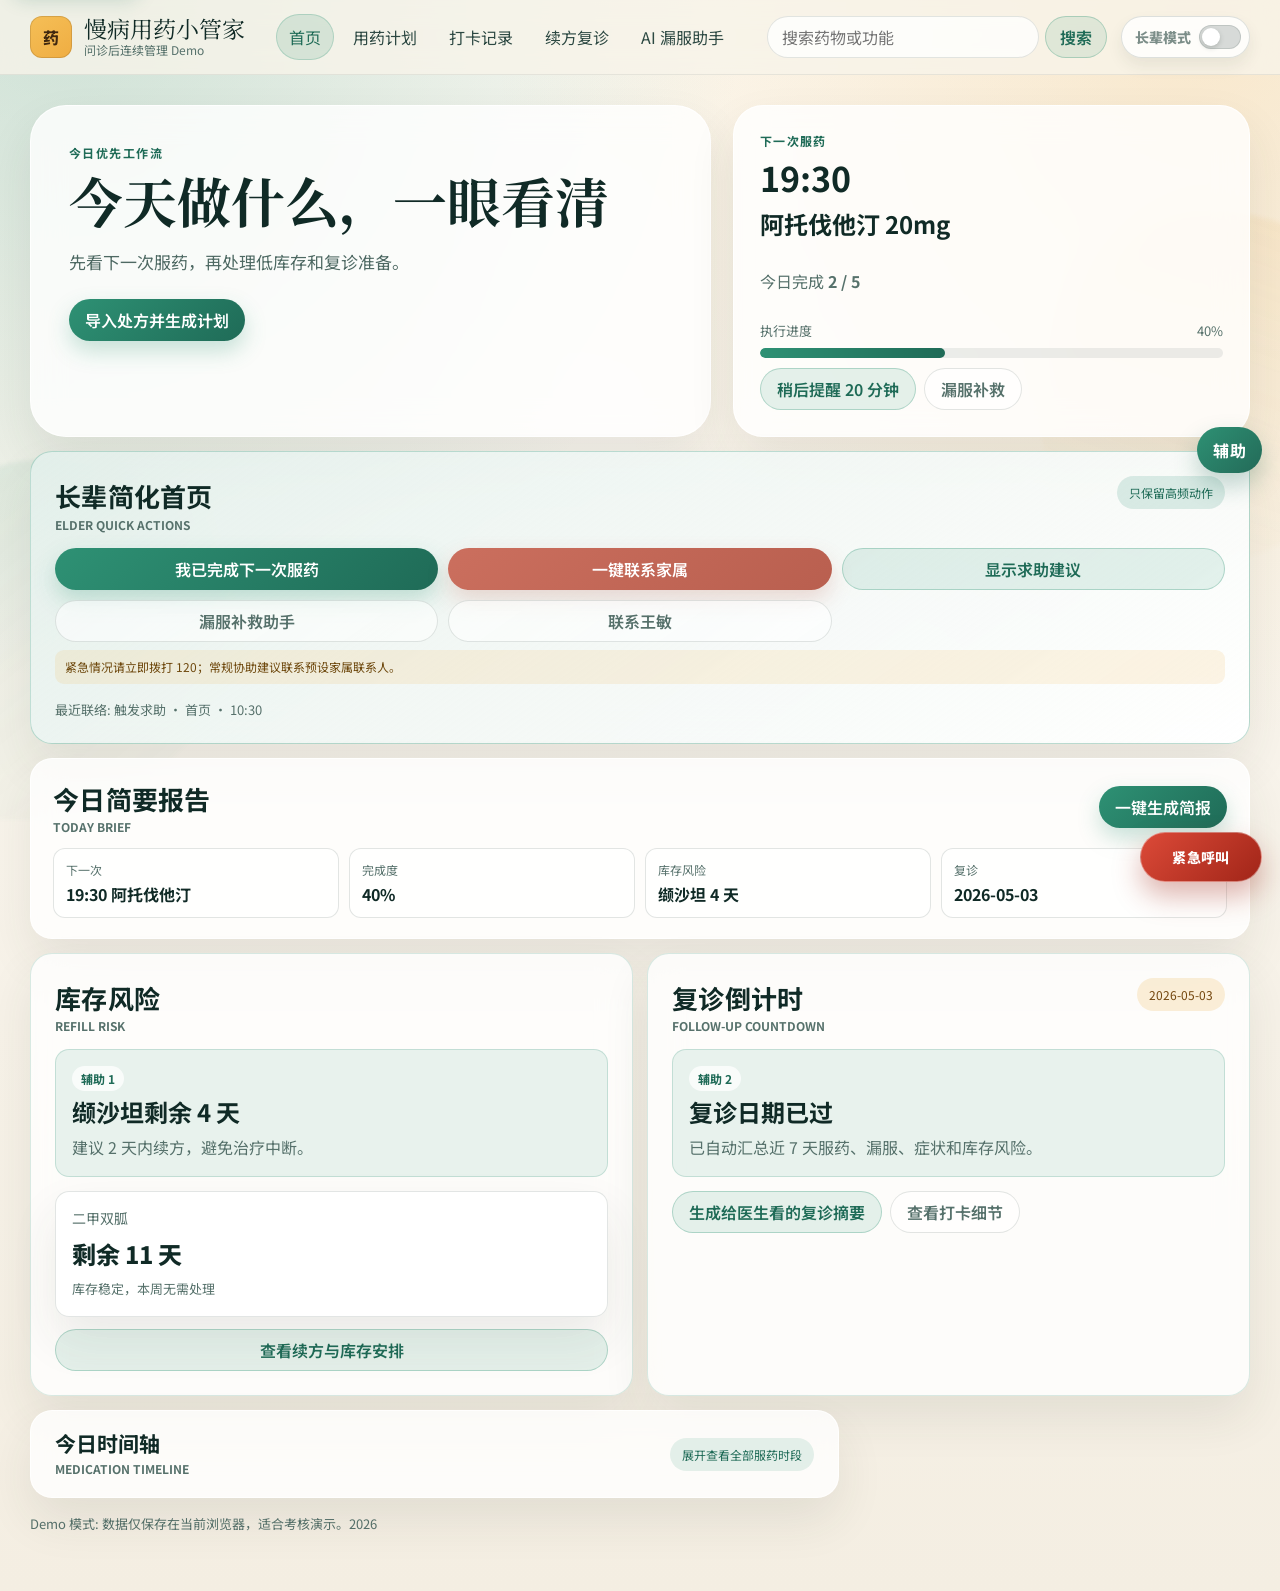
<file: index.html>
<!DOCTYPE html>
<html lang="zh-CN">
  <head>
    <meta charset="UTF-8" />
    <meta name="viewport" content="width=device-width, initial-scale=1.0" />
    <title>慢病用药小管家 | 首页</title>
    <link rel="preconnect" href="https://fonts.googleapis.com" />
    <link rel="preconnect" href="https://fonts.gstatic.com" crossorigin />
    <link
      href="https://fonts.googleapis.com/css2?family=Noto+Sans+SC:wght@400;500;700;800&family=Noto+Serif+SC:wght@500;700;900&display=swap"
      rel="stylesheet"
    />
    <link rel="stylesheet" href="./styles.css" />
  </head>
  <body data-page="dashboard">
    <div class="ambient-shape"></div>

    <header class="top-nav">
      <div class="top-nav-inner">
        <a class="brand" href="./index.html">
          <span class="brand-badge">药</span>
          <span class="brand-text">
            <span class="brand-title">慢病用药小管家</span>
            <span class="brand-sub">问诊后连续管理 Demo</span>
          </span>
        </a>
        <nav class="nav-links">
          <a class="nav-link active" href="./index.html">首页</a>
          <a class="nav-link" href="./plan.html">用药计划</a>
          <a class="nav-link" href="./adherence.html">打卡记录</a>
          <a class="nav-link" href="./refill.html">续方复诊</a>
          <a class="nav-link" href="./ai-assist.html">AI 漏服助手</a>
        </nav>
        <form id="home-search-form" class="home-search nav-search" role="search" aria-label="药物与功能搜索">
          <div class="home-search-row">
            <input
              id="home-search-input"
              type="search"
              placeholder="搜索药物或功能"
              autocomplete="off"
            />
            <button class="btn-light" type="submit">搜索</button>
          </div>
          <p class="search-label">搜索建议</p>
          <div id="home-search-suggest" class="home-search-suggest"></div>
          <p id="home-search-results" class="home-search-results" hidden></p>
        </form>
      </div>
    </header>

    <main class="page-wrap">
      <section class="hero-banner">
        <div class="hero-main">
          <p class="hero-kicker">今日优先工作流</p>
          <h1 class="hero-title">今天做什么，一眼看清</h1>
          <p class="hero-summary">先看下一次服药，再处理低库存和复诊准备。</p>
          <div class="panel-tools" style="margin-top: 22px">
            <button class="btn" data-action="mock-upload">导入处方并生成计划</button>
            <button class="btn-ghost" data-action="mock-summary">生成给医生看的摘要</button>
          </div>
        </div>

        <aside class="hero-side">
          <p class="section-kicker">下一次服药</p>
          <h2>19:30</h2>
          <strong>阿托伐他汀 20mg</strong>
          <p class="muted">今日完成 <b data-bind="dose-summary">0 / 0</b></p>
          <div class="progress-wrap">
            <div class="progress-label">
              <span>执行进度</span>
              <span data-bind="dose-ratio">0%</span>
            </div>
            <div class="progress"><span data-bind="dose-progress" style="width: 0%"></span></div>
          </div>
          <div class="panel-tools">
            <button class="btn-light" data-action="mock-remind">稍后提醒 20 分钟</button>
            <a class="btn-ghost" href="./ai-assist.html" style="text-decoration: none; display: inline-flex; align-items: center">漏服补救</a>
          </div>
        </aside>
      </section>

      <section class="layout-grid fade-seq">
        <article class="panel span-12 quick-report-panel">
          <header class="panel-head">
            <div>
              <h3 class="panel-title">今日简要报告</h3>
              <p class="title-sub">Today Brief</p>
            </div>
            <button class="btn" type="button" data-action="open-brief-report">一键生成简报</button>
          </header>
          <div class="quick-report-grid">
            <div>
              <span>下一次</span>
              <strong>19:30 阿托伐他汀</strong>
            </div>
            <div>
              <span>完成度</span>
              <strong data-bind="dose-ratio">0%</strong>
            </div>
            <div>
              <span>库存风险</span>
              <strong>缬沙坦 4 天</strong>
            </div>
            <div>
              <span>复诊</span>
              <strong>2026-05-03</strong>
            </div>
          </div>
        </article>

        <article class="panel span-6 dashboard-inventory-panel home-assist-panel">
          <header class="panel-head">
            <div>
              <h3 class="panel-title">库存风险</h3>
              <p class="title-sub">Refill Risk</p>
            </div>
          </header>
          <div class="assist-highlight">
            <span class="assist-label">辅助 1</span>
            <strong>缬沙坦剩余 4 天</strong>
            <p>建议 2 天内续方，避免治疗中断。</p>
          </div>
          <div class="stack">
            <div class="info-card">
              <p class="info-title">二甲双胍</p>
              <p class="info-value">剩余 11 天</p>
              <p class="info-meta">库存稳定，本周无需处理</p>
            </div>
            <a class="btn-light" href="./refill.html" style="text-decoration: none; display: inline-flex; justify-content: center; align-items: center">查看续方与库存安排</a>
          </div>
        </article>

        <article class="panel span-6 dashboard-followup-panel home-assist-panel">
          <header class="panel-head">
            <div>
              <h3 class="panel-title">复诊倒计时</h3>
              <p class="title-sub">Follow-up Countdown</p>
            </div>
            <span class="badge warn">2026-05-03</span>
          </header>
          <div class="assist-highlight">
            <span class="assist-label">辅助 2</span>
            <strong data-bind="followup-countdown">距复诊还有 8 天</strong>
            <p>已自动汇总近 7 天服药、漏服、症状和库存风险。</p>
          </div>
          <div class="panel-tools" style="margin-top: 14px">
            <button class="btn-light" data-action="mock-summary">生成给医生看的复诊摘要</button>
            <a class="btn-ghost" href="./adherence.html" style="text-decoration: none; display: inline-flex; align-items: center">查看打卡细节</a>
          </div>
          <div data-bind="visit-summary" hidden style="margin-top: 14px"></div>
        </article>

        <details class="panel span-8 dashboard-core-panel collapse-panel">
          <summary>
            <span>
              <strong>今日时间轴</strong>
              <small>Medication Timeline</small>
            </span>
            <span class="pill">展开查看全部服药时段</span>
          </summary>

          <div class="timeline">
            <div class="dose-item" data-dose-id="d0730">
              <div class="dose-time">07:30</div>
              <div>
                <p class="dose-name">二甲双胍 500mg</p>
                <p class="dose-meta">早餐后 · 控制血糖</p>
              </div>
              <button class="btn" data-action="toggle-dose">记录本次服药</button>
            </div>

            <div class="dose-item" data-dose-id="d1230">
              <div class="dose-time">12:30</div>
              <div>
                <p class="dose-name">缬沙坦 80mg</p>
                <p class="dose-meta">午餐后 · 稳定血压</p>
              </div>
              <button class="btn" data-action="toggle-dose">记录本次服药</button>
            </div>

            <div class="dose-item next" data-dose-id="d1930">
              <div class="dose-time">19:30</div>
              <div>
                <p class="dose-name">阿托伐他汀 20mg</p>
                <p class="dose-meta">晚餐后 · 降脂方案</p>
              </div>
              <button class="btn" data-action="toggle-dose">记录本次服药</button>
            </div>

            <div class="dose-item next" data-dose-id="d1930_metformin">
              <div class="dose-time">19:30</div>
              <div>
                <p class="dose-name">二甲双胍 500mg</p>
                <p class="dose-meta">晚餐后 · 与晚餐绑定提醒</p>
              </div>
              <button class="btn" data-action="toggle-dose">记录本次服药</button>
            </div>

            <div class="dose-item" data-dose-id="d2200">
              <div class="dose-time">22:00</div>
              <div>
                <p class="dose-name">氨氯地平 5mg</p>
                <p class="dose-meta">睡前 · 长效降压</p>
              </div>
              <button class="btn" data-action="toggle-dose">记录本次服药</button>
            </div>
          </div>
        </details>

        <details class="panel span-4 dashboard-optional-panel dashboard-analytics-panel collapse-panel">
          <summary>
            <span>
              <strong>今日总览</strong>
              <small>Daily Snapshot</small>
            </span>
            <span class="pill">展开</span>
          </summary>
          <div class="metric-row" style="grid-template-columns: repeat(2, minmax(0, 1fr))">
            <div class="metric-card">
              <p class="metric-label">服药完成</p>
              <p class="metric-value" data-bind="dose-summary">0 / 0</p>
              <p class="metric-sub">按时执行率</p>
            </div>
            <div class="metric-card">
              <p class="metric-label">依从率</p>
              <p class="metric-value" data-bind="dose-ratio">0%</p>
              <p class="metric-sub">近 7 天稳定</p>
            </div>
          </div>
          <p class="footer-note">高频操作尽量保持一键完成，减少患者操作负担。</p>
          <div data-bind="weekly-insight"></div>
        </details>
      </section>

      <p class="footer-note">
        Demo 模式: 数据仅保存在当前浏览器，适合考核演示。<span data-bind="year"></span>
      </p>
    </main>

    <section id="brief-report-modal" class="brief-modal" aria-hidden="true">
      <div class="brief-modal-card" role="dialog" aria-modal="true" aria-labelledby="brief-report-title">
        <div class="summary-head">
          <div>
            <h3 id="brief-report-title">核心信息简报</h3>
            <p class="title-sub">Today Brief</p>
          </div>
          <button class="assist-close" type="button" data-action="close-brief-report" aria-label="关闭简报">关闭</button>
        </div>
        <div id="brief-report-content"></div>
      </div>
    </section>

    <div id="toast-container" style="position: fixed; right: 18px; bottom: 18px; z-index: 100"></div>
    <script src="./script.js"></script>
  </body>
</html>
</file>
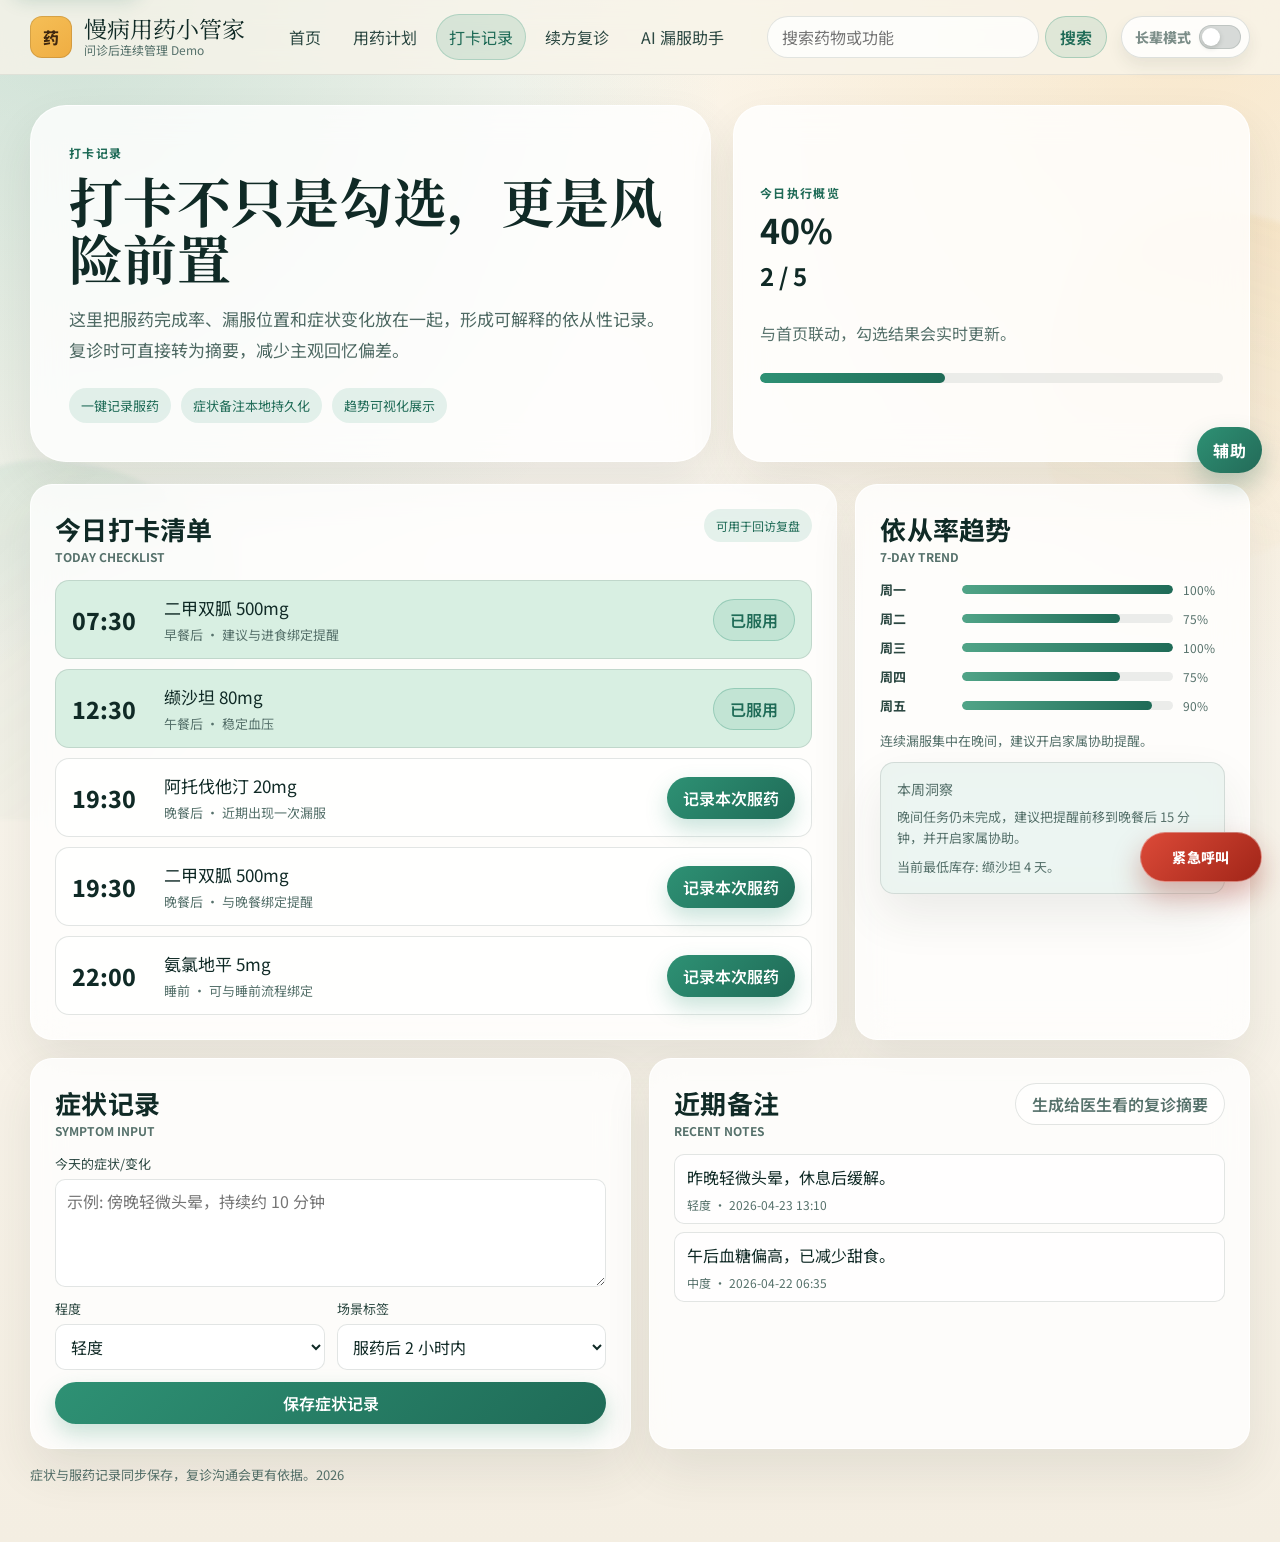
<file: adherence.html>
<!DOCTYPE html>
<html lang="zh-CN">
  <head>
    <meta charset="UTF-8" />
    <meta name="viewport" content="width=device-width, initial-scale=1.0" />
    <title>慢病用药小管家 | 打卡记录</title>
    <link rel="preconnect" href="https://fonts.googleapis.com" />
    <link rel="preconnect" href="https://fonts.gstatic.com" crossorigin />
    <link
      href="https://fonts.googleapis.com/css2?family=Noto+Sans+SC:wght@400;500;700;800&family=Noto+Serif+SC:wght@500;700;900&display=swap"
      rel="stylesheet"
    />
    <link rel="stylesheet" href="./styles.css" />
  </head>
  <body data-page="adherence">
    <div class="ambient-shape"></div>

    <header class="top-nav">
      <div class="top-nav-inner">
        <a class="brand" href="./index.html">
          <span class="brand-badge">药</span>
          <span class="brand-text">
            <span class="brand-title">慢病用药小管家</span>
            <span class="brand-sub">问诊后连续管理 Demo</span>
          </span>
        </a>
        <nav class="nav-links">
          <a class="nav-link" href="./index.html">首页</a>
          <a class="nav-link" href="./plan.html">用药计划</a>
          <a class="nav-link active" href="./adherence.html">打卡记录</a>
          <a class="nav-link" href="./refill.html">续方复诊</a>
          <a class="nav-link" href="./ai-assist.html">AI 漏服助手</a>
        </nav>
        <form id="home-search-form" class="home-search nav-search" role="search" aria-label="药物与功能搜索">
          <div class="home-search-row">
            <input id="home-search-input" type="search" placeholder="搜索药物或功能" autocomplete="off" />
            <button class="btn-light" type="submit">搜索</button>
          </div>
          <p class="search-label">搜索建议</p>
          <div id="home-search-suggest" class="home-search-suggest"></div>
          <p id="home-search-results" class="home-search-results" hidden></p>
        </form>
      </div>
    </header>

    <main class="page-wrap">
      <section class="hero-banner">
        <div class="hero-main">
          <p class="hero-kicker">打卡记录</p>
          <h1 class="hero-title">打卡不只是勾选，更是风险前置</h1>
          <p class="hero-summary">
            这里把服药完成率、漏服位置和症状变化放在一起，形成可解释的依从性记录。复诊时可直接转为摘要，减少主观回忆偏差。
          </p>
          <div class="hero-chips">
            <span class="chip">一键记录服药</span>
            <span class="chip">症状备注本地持久化</span>
            <span class="chip">趋势可视化展示</span>
          </div>
        </div>
        <aside class="hero-side">
          <p class="section-kicker">今日执行概览</p>
          <h2 data-bind="dose-ratio">0%</h2>
          <strong data-bind="dose-summary">0 / 0</strong>
          <p class="muted">与首页联动，勾选结果会实时更新。</p>
          <div class="progress"><span data-bind="dose-progress" style="width: 0%"></span></div>
        </aside>
      </section>

      <section class="layout-grid fade-seq">
        <article class="panel span-8">
          <header class="panel-head">
            <div>
              <h3 class="panel-title">今日打卡清单</h3>
              <p class="title-sub">Today Checklist</p>
            </div>
            <span class="pill">可用于回访复盘</span>
          </header>

          <div class="timeline">
            <div class="dose-item" data-dose-id="adh_0730">
              <div class="dose-time">07:30</div>
              <div>
                <p class="dose-name">二甲双胍 500mg</p>
                <p class="dose-meta">早餐后 · 建议与进食绑定提醒</p>
              </div>
              <button class="btn" data-action="toggle-dose">记录本次服药</button>
            </div>

            <div class="dose-item" data-dose-id="adh_1230">
              <div class="dose-time">12:30</div>
              <div>
                <p class="dose-name">缬沙坦 80mg</p>
                <p class="dose-meta">午餐后 · 稳定血压</p>
              </div>
              <button class="btn" data-action="toggle-dose">记录本次服药</button>
            </div>

            <div class="dose-item" data-dose-id="adh_1930">
              <div class="dose-time">19:30</div>
              <div>
                <p class="dose-name">阿托伐他汀 20mg</p>
                <p class="dose-meta">晚餐后 · 近期出现一次漏服</p>
              </div>
              <button class="btn" data-action="toggle-dose">记录本次服药</button>
            </div>

            <div class="dose-item" data-dose-id="adh_1930_metformin">
              <div class="dose-time">19:30</div>
              <div>
                <p class="dose-name">二甲双胍 500mg</p>
                <p class="dose-meta">晚餐后 · 与晚餐绑定提醒</p>
              </div>
              <button class="btn" data-action="toggle-dose">记录本次服药</button>
            </div>

            <div class="dose-item" data-dose-id="adh_2200">
              <div class="dose-time">22:00</div>
              <div>
                <p class="dose-name">氨氯地平 5mg</p>
                <p class="dose-meta">睡前 · 可与睡前流程绑定</p>
              </div>
              <button class="btn" data-action="toggle-dose">记录本次服药</button>
            </div>
          </div>
        </article>

        <article class="panel span-4">
          <header class="panel-head">
            <div>
              <h3 class="panel-title">依从率趋势</h3>
              <p class="title-sub">7-Day Trend</p>
            </div>
          </header>

          <div class="data-bars">
            <div class="data-bar">
              <b>周一</b>
              <div><i style="width: 100%"></i></div>
              <span>100%</span>
            </div>
            <div class="data-bar">
              <b>周二</b>
              <div><i style="width: 75%"></i></div>
              <span>75%</span>
            </div>
            <div class="data-bar">
              <b>周三</b>
              <div><i style="width: 100%"></i></div>
              <span>100%</span>
            </div>
            <div class="data-bar">
              <b>周四</b>
              <div><i style="width: 75%"></i></div>
              <span>75%</span>
            </div>
            <div class="data-bar">
              <b>周五</b>
              <div><i style="width: 90%"></i></div>
              <span>90%</span>
            </div>
          </div>

          <p class="footer-note">连续漏服集中在晚间，建议开启家属协助提醒。</p>
          <div data-bind="weekly-insight"></div>
        </article>

        <article class="panel span-6">
          <header class="panel-head">
            <div>
              <h3 class="panel-title">症状记录</h3>
              <p class="title-sub">Symptom Input</p>
            </div>
          </header>

          <form id="symptom-form" class="form-grid">
            <div class="field full">
              <label for="symptom-content">今天的症状/变化</label>
              <textarea id="symptom-content" placeholder="示例: 傍晚轻微头晕，持续约 10 分钟"></textarea>
            </div>
            <div class="field">
              <label for="symptom-severity">程度</label>
              <select id="symptom-severity">
                <option value="轻度">轻度</option>
                <option value="中度">中度</option>
                <option value="重度">重度</option>
              </select>
            </div>
            <div class="field">
              <label for="symptom-tag">场景标签</label>
              <select id="symptom-tag">
                <option>服药后 2 小时内</option>
                <option>运动后</option>
                <option>餐前</option>
                <option>夜间</option>
              </select>
            </div>
            <div class="field full">
              <button class="btn" type="submit">保存症状记录</button>
            </div>
          </form>
        </article>

        <article class="panel span-6">
          <header class="panel-head">
            <div>
              <h3 class="panel-title">近期备注</h3>
              <p class="title-sub">Recent Notes</p>
            </div>
            <button class="btn-ghost" data-action="mock-summary">生成给医生看的复诊摘要</button>
          </header>

          <div id="symptom-note-list" class="note-list"></div>
          <div data-bind="visit-summary" hidden style="margin-top: 14px"></div>
        </article>
      </section>

      <p class="footer-note">症状与服药记录同步保存，复诊沟通会更有依据。<span data-bind="year"></span></p>
    </main>

    <div id="toast-container" style="position: fixed; right: 18px; bottom: 18px; z-index: 100"></div>
    <script src="./script.js"></script>
  </body>
</html>
</file>
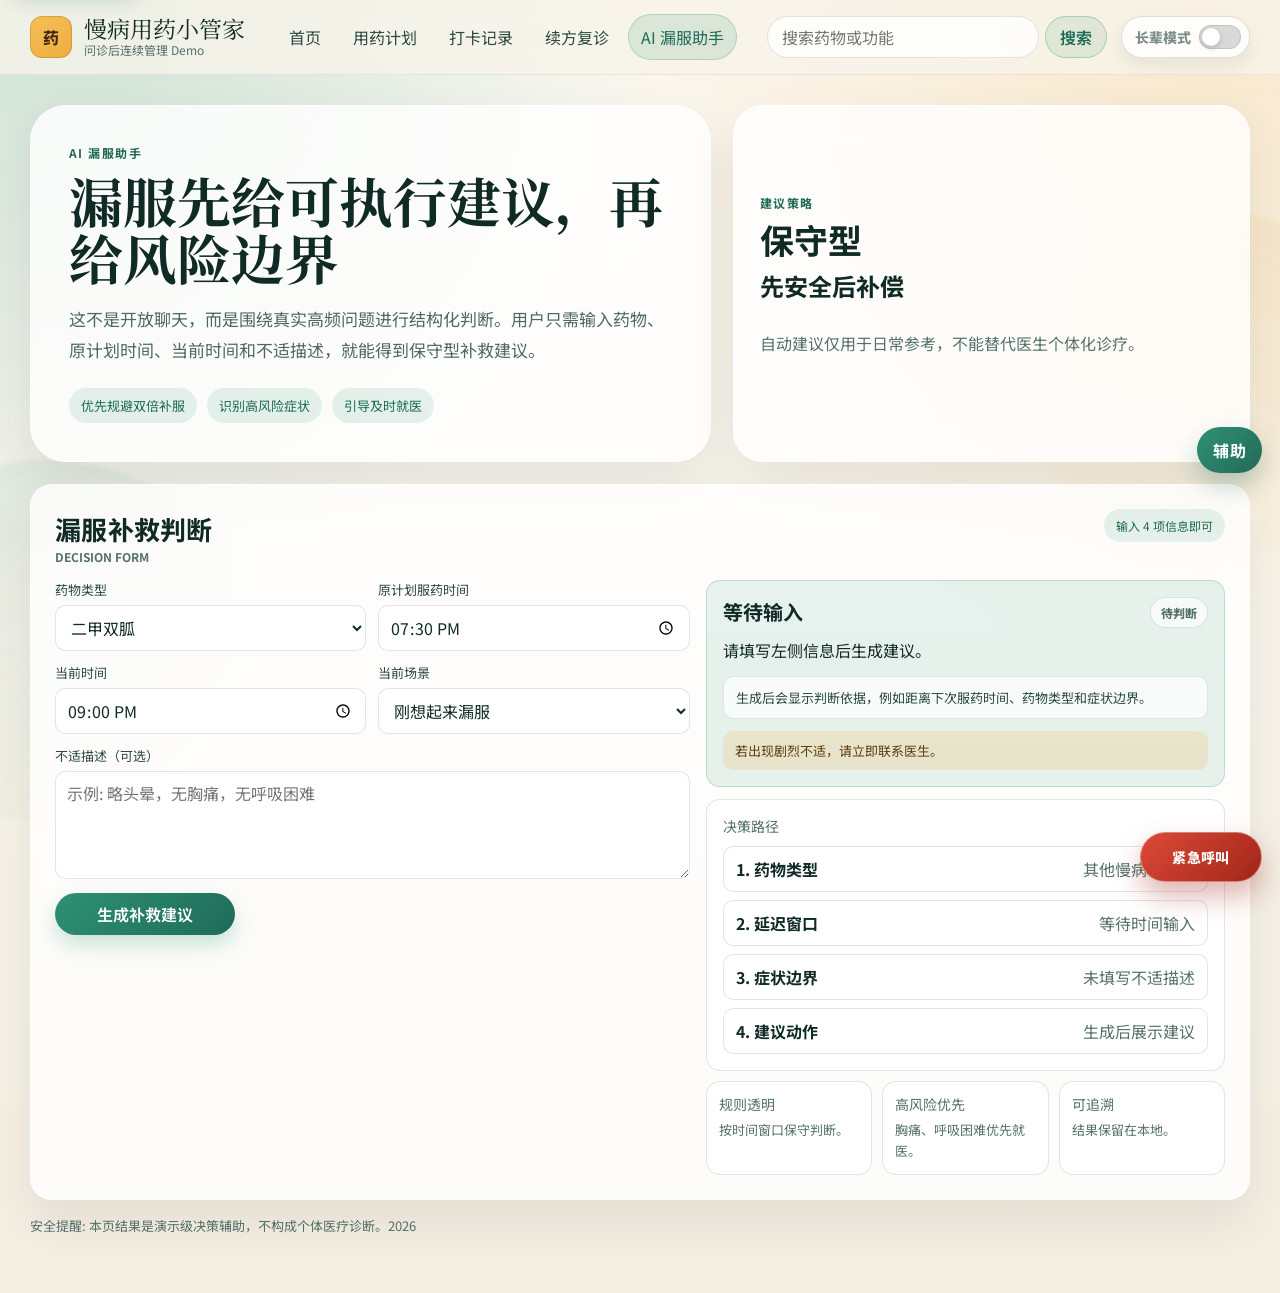
<file: ai-assist.html>
<!DOCTYPE html>
<html lang="zh-CN">
  <head>
    <meta charset="UTF-8" />
    <meta name="viewport" content="width=device-width, initial-scale=1.0" />
    <title>慢病用药小管家 | AI 漏服助手</title>
    <link rel="preconnect" href="https://fonts.googleapis.com" />
    <link rel="preconnect" href="https://fonts.gstatic.com" crossorigin />
    <link
      href="https://fonts.googleapis.com/css2?family=Noto+Sans+SC:wght@400;500;700;800&family=Noto+Serif+SC:wght@500;700;900&display=swap"
      rel="stylesheet"
    />
    <link rel="stylesheet" href="./styles.css" />
  </head>
  <body data-page="ai-assist">
    <div class="ambient-shape"></div>

    <header class="top-nav">
      <div class="top-nav-inner">
        <a class="brand" href="./index.html">
          <span class="brand-badge">药</span>
          <span class="brand-text">
            <span class="brand-title">慢病用药小管家</span>
            <span class="brand-sub">问诊后连续管理 Demo</span>
          </span>
        </a>
        <nav class="nav-links">
          <a class="nav-link" href="./index.html">首页</a>
          <a class="nav-link" href="./plan.html">用药计划</a>
          <a class="nav-link" href="./adherence.html">打卡记录</a>
          <a class="nav-link" href="./refill.html">续方复诊</a>
          <a class="nav-link active" href="./ai-assist.html">AI 漏服助手</a>
        </nav>
        <form id="home-search-form" class="home-search nav-search" role="search" aria-label="药物与功能搜索">
          <div class="home-search-row">
            <input id="home-search-input" type="search" placeholder="搜索药物或功能" autocomplete="off" />
            <button class="btn-light" type="submit">搜索</button>
          </div>
          <p class="search-label">搜索建议</p>
          <div id="home-search-suggest" class="home-search-suggest"></div>
          <p id="home-search-results" class="home-search-results" hidden></p>
        </form>
      </div>
    </header>

    <main class="page-wrap">
      <section class="hero-banner">
        <div class="hero-main">
          <p class="hero-kicker">AI 漏服助手</p>
          <h1 class="hero-title">漏服先给可执行建议，再给风险边界</h1>
          <p class="hero-summary">
            这不是开放聊天，而是围绕真实高频问题进行结构化判断。用户只需输入药物、原计划时间、当前时间和不适描述，就能得到保守型补救建议。
          </p>
          <div class="hero-chips">
            <span class="chip">优先规避双倍补服</span>
            <span class="chip">识别高风险症状</span>
            <span class="chip">引导及时就医</span>
          </div>
        </div>
        <aside class="hero-side">
          <p class="section-kicker">建议策略</p>
          <h2>保守型</h2>
          <strong>先安全后补偿</strong>
          <p class="muted">自动建议仅用于日常参考，不能替代医生个体化诊疗。</p>
        </aside>
      </section>

      <section class="layout-grid fade-seq">
        <article class="panel span-12">
          <header class="panel-head">
            <div>
              <h3 class="panel-title">漏服补救判断</h3>
              <p class="title-sub">Decision Form</p>
            </div>
            <span class="pill">输入 4 项信息即可</span>
          </header>

          <div class="ai-layout">
            <form id="ai-form" class="form-grid">
              <div class="field">
                <label for="ai-med">药物类型</label>
                <select id="ai-med">
                  <option value="metformin">二甲双胍</option>
                  <option value="amlodipine">氨氯地平</option>
                  <option value="atorvastatin">阿托伐他汀</option>
                  <option value="generic">其他慢病常用药</option>
                </select>
              </div>

              <div class="field">
                <label for="ai-planned">原计划服药时间</label>
                <input id="ai-planned" type="time" value="19:30" />
              </div>

              <div class="field">
                <label for="ai-current">当前时间</label>
                <input id="ai-current" type="time" value="21:00" />
              </div>

              <div class="field">
                <label for="ai-context">当前场景</label>
                <select id="ai-context">
                  <option>刚想起来漏服</option>
                  <option>已接近下次服药</option>
                  <option>出现轻微不适</option>
                </select>
              </div>

              <div class="field full">
                <label for="ai-symptom">不适描述（可选）</label>
                <textarea id="ai-symptom" placeholder="示例: 略头晕，无胸痛，无呼吸困难"></textarea>
              </div>

              <div class="field full ai-submit-row">
                <button type="submit" class="btn ai-submit-btn">生成补救建议</button>
              </div>
            </form>

            <div>
              <div class="result-card" id="ai-result">
                <div class="result-head">
                  <h4 id="ai-result-title">等待输入</h4>
                  <span id="ai-risk-badge" class="risk-badge neutral">待判断</span>
                </div>
                <p id="ai-result-message">请填写左侧信息后生成建议。</p>
                <div class="result-reason" id="ai-result-reason">生成后会显示判断依据，例如距离下次服药时间、药物类型和症状边界。</div>
                <div class="callout" id="ai-result-callout">若出现剧烈不适，请立即联系医生。</div>
              </div>

              <div class="ai-support-grid">
                <div class="tool-card">
                  <p class="info-title">决策路径</p>
                  <div id="ai-decision-path" class="decision-path"></div>
                </div>
                <div class="ai-note-grid">
                  <div class="tool-card">
                    <p class="info-title">规则透明</p>
                    <p class="info-meta">按时间窗口保守判断。</p>
                  </div>
                  <div class="tool-card">
                    <p class="info-title">高风险优先</p>
                    <p class="info-meta">胸痛、呼吸困难优先就医。</p>
                  </div>
                  <div class="tool-card">
                    <p class="info-title">可追溯</p>
                    <p class="info-meta">结果保留在本地。</p>
                  </div>
                </div>
              </div>
            </div>
          </div>
        </article>
      </section>

      <p class="footer-note">
        安全提醒: 本页结果是演示级决策辅助，不构成个体医疗诊断。<span data-bind="year"></span>
      </p>
    </main>

    <div id="toast-container" style="position: fixed; right: 18px; bottom: 18px; z-index: 100"></div>
    <script src="./script.js"></script>
  </body>
</html>
</file>
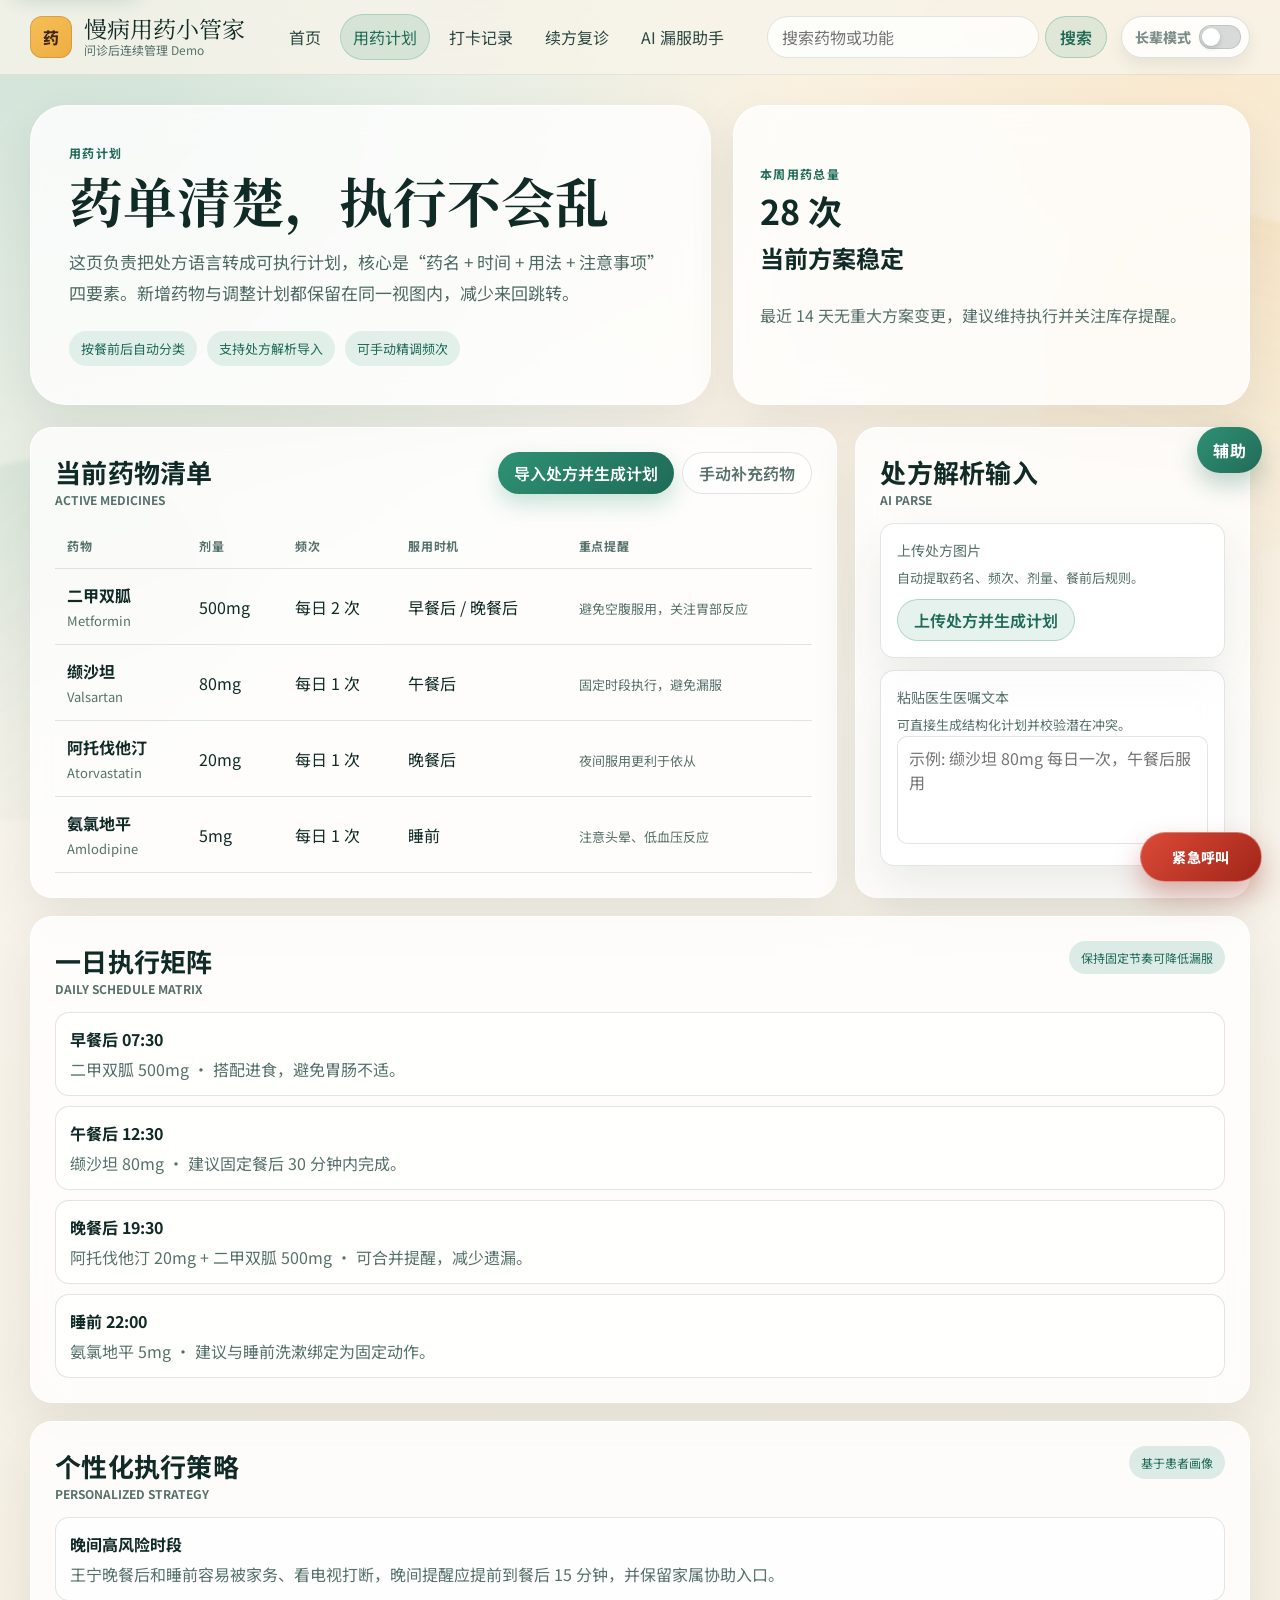
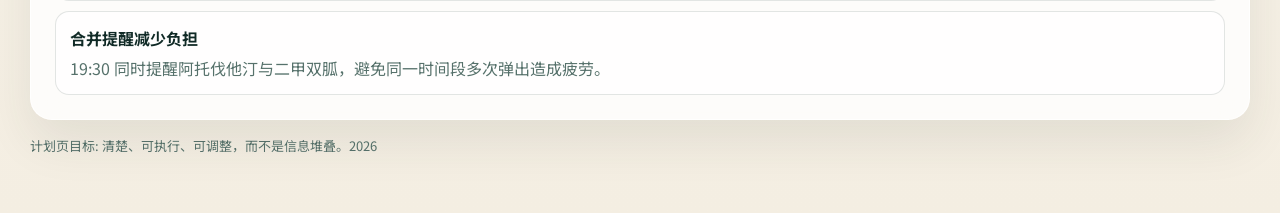
<file: plan.html>
<!DOCTYPE html>
<html lang="zh-CN">
  <head>
    <meta charset="UTF-8" />
    <meta name="viewport" content="width=device-width, initial-scale=1.0" />
    <title>慢病用药小管家 | 用药计划</title>
    <link rel="preconnect" href="https://fonts.googleapis.com" />
    <link rel="preconnect" href="https://fonts.gstatic.com" crossorigin />
    <link
      href="https://fonts.googleapis.com/css2?family=Noto+Sans+SC:wght@400;500;700;800&family=Noto+Serif+SC:wght@500;700;900&display=swap"
      rel="stylesheet"
    />
    <link rel="stylesheet" href="./styles.css" />
  </head>
  <body data-page="plan">
    <div class="ambient-shape"></div>

    <header class="top-nav">
      <div class="top-nav-inner">
        <a class="brand" href="./index.html">
          <span class="brand-badge">药</span>
          <span class="brand-text">
            <span class="brand-title">慢病用药小管家</span>
            <span class="brand-sub">问诊后连续管理 Demo</span>
          </span>
        </a>
        <nav class="nav-links">
          <a class="nav-link" href="./index.html">首页</a>
          <a class="nav-link active" href="./plan.html">用药计划</a>
          <a class="nav-link" href="./adherence.html">打卡记录</a>
          <a class="nav-link" href="./refill.html">续方复诊</a>
          <a class="nav-link" href="./ai-assist.html">AI 漏服助手</a>
        </nav>
        <form id="home-search-form" class="home-search nav-search" role="search" aria-label="药物与功能搜索">
          <div class="home-search-row">
            <input id="home-search-input" type="search" placeholder="搜索药物或功能" autocomplete="off" />
            <button class="btn-light" type="submit">搜索</button>
          </div>
          <p class="search-label">搜索建议</p>
          <div id="home-search-suggest" class="home-search-suggest"></div>
          <p id="home-search-results" class="home-search-results" hidden></p>
        </form>
      </div>
    </header>

    <main class="page-wrap">
      <section class="hero-banner">
        <div class="hero-main">
          <p class="hero-kicker">用药计划</p>
          <h1 class="hero-title">药单清楚，执行不会乱</h1>
          <p class="hero-summary">
            这页负责把处方语言转成可执行计划，核心是“药名 + 时间 + 用法 + 注意事项”四要素。新增药物与调整计划都保留在同一视图内，减少来回跳转。
          </p>
          <div class="hero-chips">
            <span class="chip">按餐前后自动分类</span>
            <span class="chip">支持处方解析导入</span>
            <span class="chip">可手动精调频次</span>
          </div>
        </div>
        <aside class="hero-side">
          <p class="section-kicker">本周用药总量</p>
          <h2>28 次</h2>
          <strong>当前方案稳定</strong>
          <p class="muted">最近 14 天无重大方案变更，建议维持执行并关注库存提醒。</p>
        </aside>
      </section>

      <section class="layout-grid fade-seq">
        <article class="panel span-8">
          <header class="panel-head">
            <div>
              <h3 class="panel-title">当前药物清单</h3>
              <p class="title-sub">Active Medicines</p>
            </div>
            <div class="panel-tools">
              <button class="btn" data-action="mock-upload">导入处方并生成计划</button>
              <button class="btn-ghost">手动补充药物</button>
            </div>
          </header>

          <div style="overflow-x: auto">
            <table class="table">
              <thead>
                <tr>
                  <th>药物</th>
                  <th>剂量</th>
                  <th>频次</th>
                  <th>服用时机</th>
                  <th>重点提醒</th>
                </tr>
              </thead>
              <tbody>
                <tr>
                  <td>
                    <strong>二甲双胍</strong>
                    <span>Metformin</span>
                  </td>
                  <td>500mg</td>
                  <td>每日 2 次</td>
                  <td>早餐后 / 晚餐后</td>
                  <td><span>避免空腹服用，关注胃部反应</span></td>
                </tr>
                <tr>
                  <td>
                    <strong>缬沙坦</strong>
                    <span>Valsartan</span>
                  </td>
                  <td>80mg</td>
                  <td>每日 1 次</td>
                  <td>午餐后</td>
                  <td><span>固定时段执行，避免漏服</span></td>
                </tr>
                <tr>
                  <td>
                    <strong>阿托伐他汀</strong>
                    <span>Atorvastatin</span>
                  </td>
                  <td>20mg</td>
                  <td>每日 1 次</td>
                  <td>晚餐后</td>
                  <td><span>夜间服用更利于依从</span></td>
                </tr>
                <tr>
                  <td>
                    <strong>氨氯地平</strong>
                    <span>Amlodipine</span>
                  </td>
                  <td>5mg</td>
                  <td>每日 1 次</td>
                  <td>睡前</td>
                  <td><span>注意头晕、低血压反应</span></td>
                </tr>
              </tbody>
            </table>
          </div>
        </article>

        <article class="panel span-4">
          <header class="panel-head">
            <div>
              <h3 class="panel-title">处方解析输入</h3>
              <p class="title-sub">AI Parse</p>
            </div>
          </header>
          <div class="stack">
            <div class="tool-card">
              <p class="info-title">上传处方图片</p>
              <p class="info-meta">自动提取药名、频次、剂量、餐前后规则。</p>
              <button class="btn-light" style="margin-top: 10px" data-action="mock-upload">上传处方并生成计划</button>
            </div>
            <div class="tool-card">
              <p class="info-title">粘贴医生医嘱文本</p>
              <p class="info-meta">可直接生成结构化计划并校验潜在冲突。</p>
              <textarea placeholder="示例: 缬沙坦 80mg 每日一次，午餐后服用"></textarea>
            </div>
          </div>
        </article>

        <article class="panel span-12">
          <header class="panel-head">
            <div>
              <h3 class="panel-title">一日执行矩阵</h3>
              <p class="title-sub">Daily Schedule Matrix</p>
            </div>
            <span class="badge ok">保持固定节奏可降低漏服</span>
          </header>
          <div class="list-grid">
            <div class="list-item">
              <h4>早餐后 07:30</h4>
              <p>二甲双胍 500mg · 搭配进食，避免胃肠不适。</p>
            </div>
            <div class="list-item">
              <h4>午餐后 12:30</h4>
              <p>缬沙坦 80mg · 建议固定餐后 30 分钟内完成。</p>
            </div>
            <div class="list-item">
              <h4>晚餐后 19:30</h4>
              <p>阿托伐他汀 20mg + 二甲双胍 500mg · 可合并提醒，减少遗漏。</p>
            </div>
            <div class="list-item">
              <h4>睡前 22:00</h4>
              <p>氨氯地平 5mg · 建议与睡前洗漱绑定为固定动作。</p>
            </div>
          </div>
        </article>

        <article class="panel span-12">
          <header class="panel-head">
            <div>
              <h3 class="panel-title">个性化执行策略</h3>
              <p class="title-sub">Personalized Strategy</p>
            </div>
            <span class="badge ok">基于患者画像</span>
          </header>
          <div class="list-grid">
            <div class="list-item">
              <h4>晚间高风险时段</h4>
              <p>王宁晚餐后和睡前容易被家务、看电视打断，晚间提醒应提前到餐后 15 分钟，并保留家属协助入口。</p>
            </div>
            <div class="list-item">
              <h4>合并提醒减少负担</h4>
              <p>19:30 同时提醒阿托伐他汀与二甲双胍，避免同一时间段多次弹出造成疲劳。</p>
            </div>
          </div>
        </article>
      </section>

      <p class="footer-note">计划页目标: 清楚、可执行、可调整，而不是信息堆叠。<span data-bind="year"></span></p>
    </main>

    <div id="toast-container" style="position: fixed; right: 18px; bottom: 18px; z-index: 100"></div>
    <script src="./script.js"></script>
  </body>
</html>
</file>
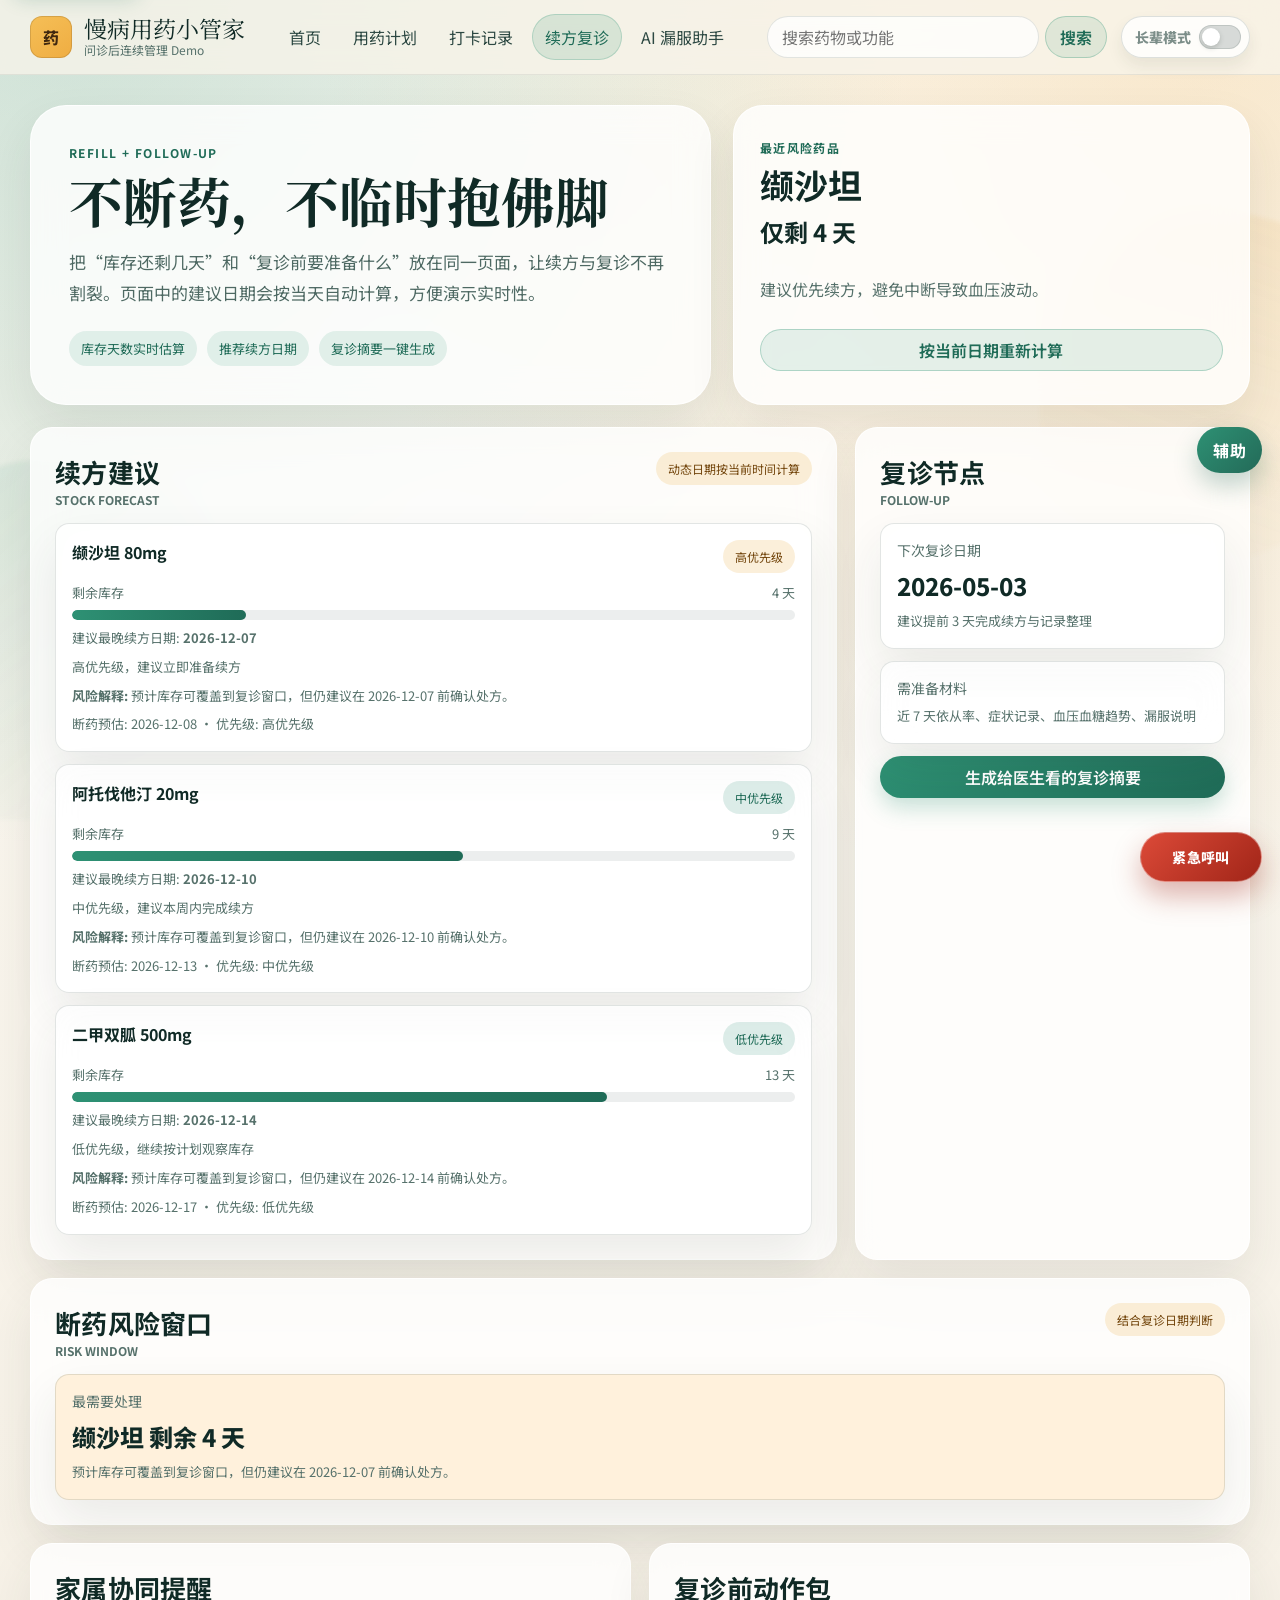
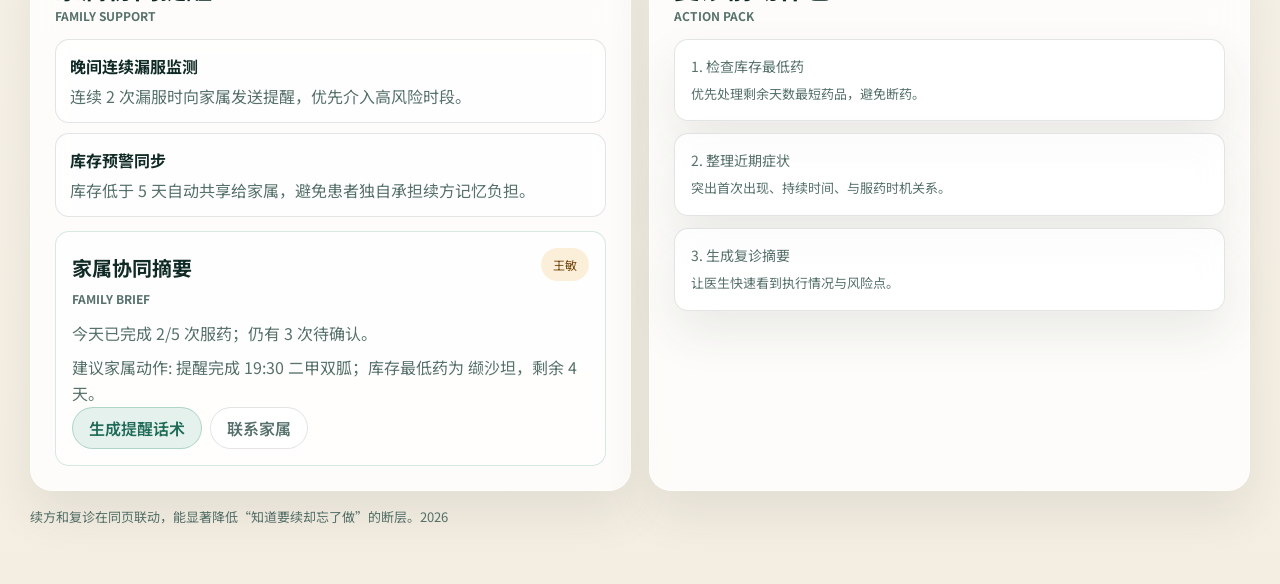
<file: refill.html>
<!DOCTYPE html>
<html lang="zh-CN">
  <head>
    <meta charset="UTF-8" />
    <meta name="viewport" content="width=device-width, initial-scale=1.0" />
    <title>慢病用药小管家 | 续方复诊</title>
    <link rel="preconnect" href="https://fonts.googleapis.com" />
    <link rel="preconnect" href="https://fonts.gstatic.com" crossorigin />
    <link
      href="https://fonts.googleapis.com/css2?family=Noto+Sans+SC:wght@400;500;700;800&family=Noto+Serif+SC:wght@500;700;900&display=swap"
      rel="stylesheet"
    />
    <link rel="stylesheet" href="./styles.css" />
  </head>
  <body data-page="refill">
    <div class="ambient-shape"></div>

    <header class="top-nav">
      <div class="top-nav-inner">
        <a class="brand" href="./index.html">
          <span class="brand-badge">药</span>
          <span class="brand-text">
            <span class="brand-title">慢病用药小管家</span>
            <span class="brand-sub">问诊后连续管理 Demo</span>
          </span>
        </a>
        <nav class="nav-links">
          <a class="nav-link" href="./index.html">首页</a>
          <a class="nav-link" href="./plan.html">用药计划</a>
          <a class="nav-link" href="./adherence.html">打卡记录</a>
          <a class="nav-link active" href="./refill.html">续方复诊</a>
          <a class="nav-link" href="./ai-assist.html">AI 漏服助手</a>
        </nav>
        <form id="home-search-form" class="home-search nav-search" role="search" aria-label="药物与功能搜索">
          <div class="home-search-row">
            <input id="home-search-input" type="search" placeholder="搜索药物或功能" autocomplete="off" />
            <button class="btn-light" type="submit">搜索</button>
          </div>
          <p class="search-label">搜索建议</p>
          <div id="home-search-suggest" class="home-search-suggest"></div>
          <p id="home-search-results" class="home-search-results" hidden></p>
        </form>
      </div>
    </header>

    <main class="page-wrap">
      <section class="hero-banner">
        <div class="hero-main">
          <p class="hero-kicker">Refill + Follow-up</p>
          <h1 class="hero-title">不断药，不临时抱佛脚</h1>
          <p class="hero-summary">
            把“库存还剩几天”和“复诊前要准备什么”放在同一页面，让续方与复诊不再割裂。页面中的建议日期会按当天自动计算，方便演示实时性。
          </p>
          <div class="hero-chips">
            <span class="chip">库存天数实时估算</span>
            <span class="chip">推荐续方日期</span>
            <span class="chip">复诊摘要一键生成</span>
          </div>
        </div>
        <aside class="hero-side">
          <p class="section-kicker">最近风险药品</p>
          <h2>缬沙坦</h2>
          <strong>仅剩 4 天</strong>
          <p class="muted">建议优先续方，避免中断导致血压波动。</p>
          <button id="calc-refill-btn" class="btn-light">按当前日期重新计算</button>
        </aside>
      </section>

      <section class="layout-grid fade-seq">
        <article class="panel span-8">
          <header class="panel-head">
            <div>
              <h3 class="panel-title">续方建议</h3>
              <p class="title-sub">Stock Forecast</p>
            </div>
            <span class="badge warn">动态日期按当前时间计算</span>
          </header>

          <div class="stack">
            <div class="section-card" data-refill-days="4">
              <div class="panel-head" style="margin-bottom: 10px">
                <strong>缬沙坦 80mg</strong>
                <span class="badge warn">高优先级</span>
              </div>
              <div class="progress-wrap">
                <div class="progress-label">
                  <span>剩余库存</span>
                  <span>4 天</span>
                </div>
                <div class="progress"><span style="width: 24%"></span></div>
              </div>
              <p class="info-meta">建议最晚续方日期: <b data-bind="refill-date">--</b></p>
              <p class="info-meta" data-bind="refill-caution">--</p>
              <div data-risk-med="valsartan"></div>
            </div>

            <div class="section-card" data-refill-days="9">
              <div class="panel-head" style="margin-bottom: 10px">
                <strong>阿托伐他汀 20mg</strong>
                <span class="badge ok">中优先级</span>
              </div>
              <div class="progress-wrap">
                <div class="progress-label">
                  <span>剩余库存</span>
                  <span>9 天</span>
                </div>
                <div class="progress"><span style="width: 54%"></span></div>
              </div>
              <p class="info-meta">建议最晚续方日期: <b data-bind="refill-date">--</b></p>
              <p class="info-meta" data-bind="refill-caution">--</p>
              <div data-risk-med="atorvastatin"></div>
            </div>

            <div class="section-card" data-refill-days="13">
              <div class="panel-head" style="margin-bottom: 10px">
                <strong>二甲双胍 500mg</strong>
                <span class="badge ok">低优先级</span>
              </div>
              <div class="progress-wrap">
                <div class="progress-label">
                  <span>剩余库存</span>
                  <span>13 天</span>
                </div>
                <div class="progress"><span style="width: 74%"></span></div>
              </div>
              <p class="info-meta">建议最晚续方日期: <b data-bind="refill-date">--</b></p>
              <p class="info-meta" data-bind="refill-caution">--</p>
              <div data-risk-med="metformin"></div>
            </div>
          </div>
        </article>

        <article class="panel span-4">
          <header class="panel-head">
            <div>
              <h3 class="panel-title">复诊节点</h3>
              <p class="title-sub">Follow-up</p>
            </div>
          </header>
          <div class="stack">
            <div class="info-card">
              <p class="info-title">下次复诊日期</p>
              <p class="info-value">2026-05-03</p>
              <p class="info-meta">建议提前 3 天完成续方与记录整理</p>
            </div>
            <div class="info-card">
              <p class="info-title">需准备材料</p>
              <p class="info-meta">近 7 天依从率、症状记录、血压血糖趋势、漏服说明</p>
            </div>
            <button class="btn" data-action="mock-summary">生成给医生看的复诊摘要</button>
          </div>
        </article>

        <article class="panel span-12">
          <header class="panel-head">
            <div>
              <h3 class="panel-title">断药风险窗口</h3>
              <p class="title-sub">Risk Window</p>
            </div>
            <span class="badge warn">结合复诊日期判断</span>
          </header>
          <div data-bind="refill-risk-window"></div>
        </article>

        <article class="panel span-6">
          <header class="panel-head">
            <div>
              <h3 class="panel-title">家属协同提醒</h3>
              <p class="title-sub">Family Support</p>
            </div>
          </header>

          <div class="list-grid">
            <div class="list-item">
              <h4>晚间连续漏服监测</h4>
              <p>连续 2 次漏服时向家属发送提醒，优先介入高风险时段。</p>
            </div>
            <div class="list-item">
              <h4>库存预警同步</h4>
              <p>库存低于 5 天自动共享给家属，避免患者独自承担续方记忆负担。</p>
            </div>
          </div>
          <div data-bind="caregiver-summary" style="margin-top: 14px"></div>
        </article>

        <article class="panel span-6">
          <header class="panel-head">
            <div>
              <h3 class="panel-title">复诊前动作包</h3>
              <p class="title-sub">Action Pack</p>
            </div>
          </header>

          <div class="stack">
            <div class="tool-card">
              <p class="info-title">1. 检查库存最低药</p>
              <p class="info-meta">优先处理剩余天数最短药品，避免断药。</p>
            </div>
            <div class="tool-card">
              <p class="info-title">2. 整理近期症状</p>
              <p class="info-meta">突出首次出现、持续时间、与服药时机关系。</p>
            </div>
            <div class="tool-card">
              <p class="info-title">3. 生成复诊摘要</p>
              <p class="info-meta">让医生快速看到执行情况与风险点。</p>
            </div>
          </div>
          <div data-bind="visit-summary" hidden style="margin-top: 14px"></div>
        </article>
      </section>

      <p class="footer-note">续方和复诊在同页联动，能显著降低“知道要续却忘了做”的断层。<span data-bind="year"></span></p>
    </main>

    <div id="toast-container" style="position: fixed; right: 18px; bottom: 18px; z-index: 100"></div>
    <script src="./script.js"></script>
  </body>
</html>
</file>
<file: styles.css>
:root {
  --ink-900: #102a26;
  --ink-700: #2c4842;
  --ink-500: #56716b;
  --paper: #f8f4ea;
  --paper-soft: #f2ede2;
  --surface: rgba(255, 255, 255, 0.8);
  --surface-solid: #ffffff;
  --line: rgba(16, 42, 38, 0.12);
  --line-strong: rgba(16, 42, 38, 0.2);
  --primary: #2e9174;
  --primary-deep: #1f6b57;
  --accent: #ecae49;
  --danger: #be5d4a;
  --ok: #d8efe2;
  --warn: #fff1dc;
  --hero-1: rgba(46, 145, 116, 0.22);
  --hero-2: rgba(236, 174, 73, 0.22);
  --shadow-soft: 0 22px 48px rgba(40, 54, 44, 0.09);
  --radius-xl: 30px;
  --radius-lg: 22px;
  --radius-md: 14px;
  --radius-sm: 10px;
  --content-width: min(1220px, calc(100% - 32px));
}

* {
  box-sizing: border-box;
}

html,
body {
  margin: 0;
  min-height: 100%;
}

body {
  font-family: "Noto Sans SC", "PingFang SC", "Hiragino Sans GB", sans-serif;
  color: var(--ink-900);
  background:
    radial-gradient(circle at 5% 0%, var(--hero-1), transparent 34%),
    radial-gradient(circle at 94% 2%, var(--hero-2), transparent 36%),
    linear-gradient(180deg, #fcf9f3 0%, #f4eee2 100%);
}

.ambient-shape {
  position: fixed;
  pointer-events: none;
  z-index: -1;
  inset: 0;
  overflow: hidden;
}

.ambient-shape::before,
.ambient-shape::after {
  content: "";
  position: absolute;
  width: 360px;
  height: 360px;
  border-radius: 44% 56% 63% 37% / 57% 41% 59% 43%;
  filter: blur(2px);
  opacity: 0.36;
}

.ambient-shape::before {
  left: -120px;
  bottom: 80px;
  background: linear-gradient(140deg, rgba(46, 145, 116, 0.26), rgba(46, 145, 116, 0));
}

.ambient-shape::after {
  right: -120px;
  top: 210px;
  background: linear-gradient(200deg, rgba(236, 174, 73, 0.3), rgba(236, 174, 73, 0));
}

a {
  color: inherit;
}

button,
input,
select,
textarea {
  font: inherit;
}

.top-nav {
  position: sticky;
  top: 0;
  z-index: 30;
  backdrop-filter: blur(12px);
  background: rgba(248, 244, 234, 0.78);
  border-bottom: 1px solid rgba(16, 42, 38, 0.08);
}

.top-nav-inner {
  width: var(--content-width);
  margin: 0 auto;
  min-height: 74px;
  display: flex;
  align-items: center;
  gap: 14px;
}

.brand {
  display: flex;
  align-items: center;
  gap: 12px;
  text-decoration: none;
  flex: 0 0 auto;
}

.brand-badge {
  width: 42px;
  height: 42px;
  border-radius: 12px;
  display: grid;
  place-items: center;
  background: linear-gradient(145deg, #f5bf57, #efad42);
  color: #40280f;
  font-weight: 800;
  box-shadow: inset 0 0 0 1px rgba(64, 40, 15, 0.16);
}

.brand-text {
  display: grid;
  gap: 1px;
}

.brand-title {
  font-family: "Noto Serif SC", "Songti SC", serif;
  font-size: 23px;
  line-height: 1;
}

.brand-sub {
  font-size: 12px;
  color: var(--ink-500);
}

.nav-links {
  display: flex;
  gap: 6px;
  flex: 1 1 auto;
  min-width: 0;
  flex-wrap: nowrap;
  justify-content: center;
}

.nav-link {
  padding: 10px 12px;
  border-radius: 999px;
  text-decoration: none;
  color: var(--ink-700);
  border: 1px solid transparent;
  white-space: nowrap;
  transition: background 0.22s ease, border-color 0.22s ease, color 0.22s ease;
}

.nav-link:hover {
  background: rgba(46, 145, 116, 0.08);
}

.nav-link.active {
  background: rgba(46, 145, 116, 0.15);
  border-color: rgba(46, 145, 116, 0.24);
  color: var(--primary-deep);
}

.user-pill {
  padding: 9px 12px;
  border-radius: 999px;
  background: rgba(255, 255, 255, 0.74);
  border: 1px solid var(--line);
  color: var(--ink-700);
  font-size: 13px;
}

.page-wrap {
  width: var(--content-width);
  margin: 30px auto 58px;
}

.hero-banner {
  position: relative;
  display: grid;
  grid-template-columns: 1.25fr 0.95fr;
  gap: 22px;
  margin-bottom: 22px;
  animation: fade-up 0.5s ease;
}

.hero-main,
.hero-side,
.panel,
.section-card,
.metric-card,
.info-card,
.tool-card {
  border: 1px solid rgba(255, 255, 255, 0.82);
  background: var(--surface);
  backdrop-filter: blur(16px);
  box-shadow: var(--shadow-soft);
}

.hero-main {
  border-radius: 36px;
  padding: 38px;
}

.hero-kicker,
.section-kicker {
  margin: 0;
  text-transform: uppercase;
  font-size: 12px;
  letter-spacing: 0.12em;
  color: var(--primary-deep);
  font-weight: 700;
}

.hero-title {
  margin: 10px 0 0;
  font-family: "Noto Serif SC", "Songti SC", serif;
  font-size: clamp(32px, 4.2vw, 56px);
  line-height: 1.06;
}

.hero-summary {
  max-width: 620px;
  margin: 18px 0 0;
  color: #4e6963;
  font-size: 17px;
  line-height: 1.85;
}

.home-search {
  margin-top: 18px;
  padding: 14px;
  border-radius: 14px;
  border: 1px solid rgba(46, 145, 116, 0.2);
  background: rgba(255, 255, 255, 0.68);
}

.home-search-row {
  position: relative;
  display: grid;
  grid-template-columns: minmax(0, 1fr) auto;
  gap: 8px;
}

.home-search-row input {
  position: relative;
  z-index: 2;
  min-height: 44px;
  border-radius: 10px;
  border: 1px solid var(--line);
  background: rgba(255, 255, 255, 0.76);
  padding: 0 12px;
}

.search-ghost {
  position: absolute;
  z-index: 3;
  top: 50%;
  max-width: calc(100% - 112px);
  color: rgba(86, 113, 107, 0.48);
  font-weight: 500;
  line-height: 1;
  pointer-events: none;
  transform: translateY(-50%);
  white-space: nowrap;
  overflow: hidden;
}

.search-label {
  margin: 10px 0 0;
  color: var(--ink-500);
  font-size: 12px;
}

.home-search-suggest {
  margin-top: 8px;
  display: flex;
  flex-wrap: wrap;
  gap: 8px;
}

.search-tag {
  border: 1px solid rgba(16, 42, 38, 0.14);
  border-radius: 999px;
  background: rgba(255, 255, 255, 0.9);
  color: var(--ink-700);
  min-height: 32px;
  padding: 0 11px;
  font-size: 13px;
  cursor: pointer;
}

.search-tag:hover {
  border-color: rgba(46, 145, 116, 0.4);
  color: var(--primary-deep);
}

.search-tag.predicted {
  border-color: rgba(46, 145, 116, 0.34);
  background: rgba(46, 145, 116, 0.11);
  color: var(--primary-deep);
}

.search-empty {
  color: var(--ink-500);
  font-size: 12px;
  line-height: 1.4;
}

.home-search-results {
  margin: 10px 0 0;
  padding: 8px 10px;
  border-radius: 9px;
  background: rgba(46, 145, 116, 0.11);
  color: var(--primary-deep);
  font-size: 13px;
}

.home-search-results.error {
  background: rgba(190, 93, 74, 0.12);
  color: #8c4335;
}

.nav-search {
  position: relative;
  width: clamp(230px, 24vw, 340px);
  flex: 0 1 340px;
  min-width: 210px;
  margin-top: 0;
  padding: 0;
  border: 0;
  background: transparent;
}

.nav-search .home-search-row {
  grid-template-columns: minmax(0, 1fr) auto;
  gap: 6px;
}

.nav-search .home-search-row input {
  min-height: 42px;
  border-radius: 999px;
  padding: 0 14px;
}

.nav-search .btn-light {
  min-height: 42px;
  padding: 0 14px;
}

.nav-search .search-label {
  display: none;
}

.nav-search .home-search-suggest,
.nav-search .home-search-results {
  position: absolute;
  left: 0;
  right: 0;
  top: calc(100% + 8px);
  z-index: 60;
  display: none;
  padding: 10px;
  border-radius: 14px;
  border: 1px solid var(--line);
  background: rgba(255, 255, 255, 0.96);
  box-shadow: 0 14px 30px rgba(40, 54, 44, 0.14);
}

.nav-search:focus-within .home-search-suggest {
  display: flex;
}

.nav-search .home-search-results:not([hidden]) {
  display: block;
}

.hero-chips {
  display: flex;
  flex-wrap: wrap;
  gap: 10px;
  margin-top: 22px;
}

.chip {
  border-radius: 999px;
  padding: 8px 12px;
  background: rgba(46, 145, 116, 0.12);
  color: var(--primary-deep);
  font-size: 13px;
}

.hero-side {
  border-radius: var(--radius-xl);
  padding: 26px;
  display: flex;
  flex-direction: column;
  justify-content: center;
  gap: 10px;
}

.hero-side h2 {
  margin: 0;
  font-size: 34px;
  line-height: 1.1;
}

.hero-side strong {
  font-size: 24px;
}

.muted {
  color: var(--ink-500);
  line-height: 1.75;
}

.layout-grid {
  display: grid;
  grid-template-columns: repeat(12, minmax(0, 1fr));
  gap: 18px;
  animation: fade-up 0.65s ease;
}

.panel {
  border-radius: var(--radius-lg);
  padding: 24px;
}

.panel.span-8 {
  grid-column: span 8;
}

.panel.span-4 {
  grid-column: span 4;
}

.panel.span-6 {
  grid-column: span 6;
}

.panel.span-12 {
  grid-column: span 12;
}

.panel-head {
  display: flex;
  justify-content: space-between;
  align-items: flex-start;
  gap: 14px;
  margin-bottom: 16px;
}

.panel-title {
  margin: 5px 0 0;
  font-size: 26px;
  font-weight: 700;
  letter-spacing: 0.01em;
  line-height: 1.16;
}

.title-sub {
  margin: 5px 0 0;
  color: var(--ink-500);
  font-size: 12px;
  font-weight: 700;
  line-height: 1.25;
  text-transform: uppercase;
}

.home-assist-panel {
  border-color: rgba(46, 145, 116, 0.18);
}

.assist-highlight {
  display: grid;
  gap: 7px;
  margin-bottom: 14px;
  border-radius: var(--radius-md);
  border: 1px solid rgba(46, 145, 116, 0.2);
  background: rgba(46, 145, 116, 0.1);
  padding: 16px;
}

.assist-highlight strong {
  font-size: 24px;
  line-height: 1.2;
}

.assist-highlight p {
  margin: 0;
  color: var(--ink-500);
  line-height: 1.65;
}

.assist-label {
  width: max-content;
  border-radius: 999px;
  padding: 4px 9px;
  background: rgba(255, 255, 255, 0.72);
  color: var(--primary-deep);
  font-size: 12px;
  font-weight: 700;
}

.collapse-panel {
  padding: 0;
  overflow: hidden;
}

.collapse-panel summary {
  display: flex;
  align-items: center;
  justify-content: space-between;
  gap: 14px;
  min-height: 78px;
  padding: 20px 24px;
  cursor: pointer;
  list-style: none;
}

.collapse-panel summary::-webkit-details-marker {
  display: none;
}

.collapse-panel summary strong {
  display: block;
  font-size: 21px;
  line-height: 1.2;
}

.collapse-panel summary small {
  display: block;
  margin-top: 4px;
  color: var(--ink-500);
  font-size: 12px;
  font-weight: 700;
  text-transform: uppercase;
}

.collapse-panel[open] {
  padding-bottom: 24px;
}

.collapse-panel[open] > :not(summary) {
  margin-left: 24px;
  margin-right: 24px;
}

.panel-tools {
  display: flex;
  gap: 8px;
  flex-wrap: wrap;
}

.pill,
.badge {
  border-radius: 999px;
  padding: 7px 11px;
  font-size: 12px;
  border: 1px solid transparent;
}

.pill {
  background: rgba(46, 145, 116, 0.12);
  color: var(--primary-deep);
}

.badge.warn {
  background: rgba(236, 174, 73, 0.2);
  color: #73460d;
}

.badge.ok {
  background: rgba(46, 145, 116, 0.16);
  color: var(--primary-deep);
}

.btn,
.btn-light,
.btn-ghost,
.btn-danger {
  appearance: none;
  border: 0;
  min-height: 42px;
  border-radius: 999px;
  cursor: pointer;
  padding: 0 16px;
  font-weight: 600;
  transition: transform 0.18s ease, box-shadow 0.18s ease, background 0.18s ease;
}

.btn:hover,
.btn-light:hover,
.btn-ghost:hover,
.btn-danger:hover {
  transform: translateY(-1px);
}

.btn {
  color: #ffffff;
  background: linear-gradient(135deg, var(--primary), var(--primary-deep));
  box-shadow: 0 10px 22px rgba(46, 145, 116, 0.26);
}

.btn-light {
  color: var(--primary-deep);
  background: rgba(46, 145, 116, 0.12);
  border: 1px solid rgba(46, 145, 116, 0.3);
}

.btn-ghost {
  color: var(--ink-500);
  background: rgba(255, 255, 255, 0.58);
  border: 1px solid var(--line);
}

.btn-danger {
  color: #fff;
  background: linear-gradient(140deg, #cb6f5e, #b95f4f);
  box-shadow: 0 10px 22px rgba(185, 95, 79, 0.22);
}

.metric-row {
  display: grid;
  grid-template-columns: repeat(4, minmax(0, 1fr));
  gap: 12px;
}

.metric-card {
  border-radius: var(--radius-md);
  padding: 16px;
  border: 1px solid var(--line);
  background: rgba(255, 255, 255, 0.74);
}

.metric-label {
  margin: 0;
  font-size: 12px;
  color: var(--ink-500);
}

.metric-value {
  margin: 8px 0 0;
  font-size: 30px;
  line-height: 1;
  font-weight: 800;
}

.metric-sub {
  margin: 10px 0 0;
  font-size: 13px;
  color: var(--ink-500);
}

.timeline {
  display: grid;
  gap: 10px;
}

.dose-item {
  display: grid;
  grid-template-columns: 78px 1fr auto;
  gap: 14px;
  align-items: center;
  padding: 14px 16px;
  border-radius: var(--radius-md);
  border: 1px solid var(--line);
  background: rgba(255, 255, 255, 0.76);
}

.dose-item.done {
  background: var(--ok);
}

.dose-item.next {
  border-color: rgba(46, 145, 116, 0.38);
  box-shadow: inset 0 0 0 1px rgba(46, 145, 116, 0.18);
}

.dose-time {
  font-weight: 800;
  font-size: 23px;
}

.dose-name {
  margin: 0;
  font-size: 17px;
}

.dose-meta {
  margin: 5px 0 0;
  font-size: 13px;
  color: var(--ink-500);
}

.stack {
  display: grid;
  gap: 12px;
}

.info-card,
.section-card,
.tool-card {
  border-radius: var(--radius-md);
  padding: 16px;
  border: 1px solid var(--line);
  background: rgba(255, 255, 255, 0.72);
}

.info-card.warn {
  background: var(--warn);
}

.info-title {
  margin: 0;
  font-size: 14px;
  color: var(--ink-500);
}

.info-value {
  margin: 8px 0 0;
  font-size: 24px;
  font-weight: 800;
}

.info-meta {
  margin: 8px 0 0;
  color: var(--ink-500);
  font-size: 13px;
  line-height: 1.6;
}

.quick-report-panel {
  padding: 20px 22px;
}

.quick-report-panel .panel-head {
  align-items: center;
  margin-bottom: 14px;
}

.quick-report-grid {
  display: grid;
  grid-template-columns: repeat(4, minmax(0, 1fr));
  gap: 10px;
}

.quick-report-grid div {
  border-radius: 12px;
  border: 1px solid var(--line);
  background: rgba(255, 255, 255, 0.66);
  padding: 12px;
}

.quick-report-grid span {
  display: block;
  color: var(--ink-500);
  font-size: 12px;
}

.quick-report-grid strong {
  display: block;
  margin-top: 6px;
  line-height: 1.3;
}

.table {
  width: 100%;
  border-collapse: collapse;
}

.table th,
.table td {
  text-align: left;
  padding: 14px 12px;
  border-bottom: 1px solid var(--line);
  vertical-align: middle;
}

.table th {
  font-size: 12px;
  color: var(--ink-500);
  font-weight: 700;
  letter-spacing: 0.06em;
  text-transform: uppercase;
}

.table td strong {
  display: block;
  font-size: 16px;
}

.table td span {
  display: block;
  margin-top: 4px;
  color: var(--ink-500);
  font-size: 13px;
}

.list-grid {
  display: grid;
  gap: 10px;
}

.list-item {
  border: 1px solid var(--line);
  border-radius: var(--radius-md);
  padding: 14px;
  background: rgba(255, 255, 255, 0.68);
}

.list-item h4 {
  margin: 0;
}

.list-item p {
  margin: 6px 0 0;
  color: var(--ink-500);
}

.form-grid {
  display: grid;
  grid-template-columns: repeat(2, minmax(0, 1fr));
  gap: 12px;
}

.field {
  display: grid;
  gap: 6px;
}

.field label {
  font-size: 13px;
  color: var(--ink-700);
}

input,
select,
textarea {
  width: 100%;
  border: 1px solid var(--line);
  border-radius: 10px;
  background: rgba(255, 255, 255, 0.9);
  min-height: 42px;
  padding: 9px 11px;
  color: var(--ink-900);
}

textarea {
  min-height: 108px;
  resize: vertical;
}

.field.full {
  grid-column: 1 / -1;
}

.progress-wrap {
  display: grid;
  gap: 8px;
}

.progress-label {
  display: flex;
  justify-content: space-between;
  font-size: 13px;
  color: var(--ink-500);
}

.progress {
  width: 100%;
  height: 10px;
  border-radius: 999px;
  background: rgba(16, 42, 38, 0.08);
  overflow: hidden;
}

.progress > span {
  display: block;
  height: 100%;
  border-radius: inherit;
  background: linear-gradient(90deg, var(--primary), var(--primary-deep));
}

.data-bars {
  display: grid;
  gap: 10px;
}

.data-bar {
  display: grid;
  grid-template-columns: 72px 1fr 42px;
  align-items: center;
  gap: 10px;
}

.data-bar b {
  font-size: 13px;
  color: var(--ink-700);
}

.data-bar div {
  height: 9px;
  border-radius: 999px;
  background: rgba(16, 42, 38, 0.08);
  overflow: hidden;
}

.data-bar i {
  display: block;
  height: 100%;
  border-radius: inherit;
  background: linear-gradient(90deg, #50a487, var(--primary-deep));
}

.data-bar span {
  font-size: 12px;
  color: var(--ink-500);
}

.note-list {
  display: grid;
  gap: 8px;
}

.note-item {
  padding: 10px 12px;
  border-radius: 10px;
  border: 1px solid var(--line);
  background: rgba(255, 255, 255, 0.66);
}

.note-item p {
  margin: 0;
  line-height: 1.55;
}

.note-item span {
  margin-top: 6px;
  display: block;
  color: var(--ink-500);
  font-size: 12px;
}

.summary-card {
  border-radius: var(--radius-md);
  padding: 16px;
  border: 1px solid rgba(46, 145, 116, 0.2);
  background: rgba(255, 255, 255, 0.72);
}

.summary-card.compact {
  background: rgba(255, 255, 255, 0.66);
}

.summary-head {
  display: flex;
  align-items: flex-start;
  justify-content: space-between;
  gap: 12px;
  margin-bottom: 12px;
}

.summary-head h4 {
  margin: 5px 0 0;
  font-size: 20px;
}

.summary-grid {
  display: grid;
  grid-template-columns: repeat(2, minmax(0, 1fr));
  gap: 10px;
}

.summary-grid > div,
.summary-notes {
  border-radius: 12px;
  border: 1px solid var(--line);
  background: rgba(255, 255, 255, 0.64);
  padding: 12px;
}

.summary-grid p,
.summary-card p,
.summary-notes ul {
  margin: 7px 0 0;
  color: var(--ink-500);
  line-height: 1.65;
}

.summary-notes {
  margin-top: 10px;
}

.summary-notes ul {
  padding-left: 18px;
}

.insight-card {
  margin-top: 12px;
  background: rgba(46, 145, 116, 0.09);
}

.brief-modal {
  position: fixed;
  inset: 0;
  z-index: 118;
  display: grid;
  place-items: center;
  padding: 20px;
  background: rgba(16, 42, 38, 0.38);
  backdrop-filter: blur(4px);
  opacity: 0;
  pointer-events: none;
  transition: opacity 0.18s ease;
}

.brief-modal.open {
  opacity: 1;
  pointer-events: auto;
}

.brief-modal-card {
  width: min(560px, 100%);
  border-radius: 22px;
  border: 1px solid rgba(255, 255, 255, 0.82);
  background: rgba(255, 255, 255, 0.96);
  box-shadow: 0 28px 54px rgba(40, 54, 44, 0.2);
  padding: 20px;
}

.brief-modal-card h3 {
  margin: 5px 0 0;
  font-size: 24px;
}

.brief-list {
  display: grid;
  gap: 8px;
}

.brief-row {
  display: grid;
  grid-template-columns: 86px minmax(0, 1fr);
  gap: 12px;
  align-items: center;
  border-radius: 12px;
  border: 1px solid var(--line);
  background: rgba(248, 244, 234, 0.62);
  padding: 11px 12px;
}

.brief-row.urgent {
  border-color: rgba(236, 174, 73, 0.5);
  background: rgba(255, 241, 220, 0.92);
}

.brief-row span {
  color: var(--ink-500);
  font-size: 13px;
}

.brief-row b {
  line-height: 1.45;
}

.brief-action {
  margin: 12px 0 0;
  border-radius: 12px;
  background: rgba(46, 145, 116, 0.1);
  color: var(--primary-deep);
  padding: 12px;
  line-height: 1.65;
}

.ai-layout {
  display: grid;
  grid-template-columns: 1.1fr 0.9fr;
  gap: 16px;
  align-items: start;
}

.ai-submit-row {
  justify-items: start;
  margin-top: 2px;
}

.ai-submit-btn {
  min-width: 180px;
  padding-inline: 22px;
}

.result-card {
  border-radius: var(--radius-md);
  padding: 16px;
  border: 1px solid rgba(46, 145, 116, 0.24);
  background: rgba(46, 145, 116, 0.11);
}

.result-card h4 {
  margin: 0;
  font-size: 20px;
}

.result-head {
  display: flex;
  align-items: flex-start;
  justify-content: space-between;
  gap: 12px;
}

.risk-badge {
  flex: 0 0 auto;
  border-radius: 999px;
  padding: 6px 10px;
  font-size: 12px;
  font-weight: 800;
  border: 1px solid transparent;
}

.risk-badge.low {
  color: var(--primary-deep);
  background: rgba(46, 145, 116, 0.14);
  border-color: rgba(46, 145, 116, 0.24);
}

.risk-badge.consult {
  color: #73460d;
  background: rgba(236, 174, 73, 0.22);
  border-color: rgba(236, 174, 73, 0.35);
}

.risk-badge.emergency {
  color: #8c4335;
  background: rgba(190, 93, 74, 0.16);
  border-color: rgba(190, 93, 74, 0.28);
}

.risk-badge.neutral {
  color: var(--ink-500);
  background: rgba(255, 255, 255, 0.62);
  border-color: var(--line);
}

.result-card p {
  margin: 8px 0 0;
  line-height: 1.75;
}

.result-reason {
  margin-top: 12px;
  border-radius: 10px;
  border: 1px solid rgba(16, 42, 38, 0.1);
  background: rgba(255, 255, 255, 0.64);
  padding: 10px 12px;
  color: var(--ink-700);
  font-size: 13px;
  line-height: 1.65;
}

.callout {
  margin-top: 12px;
  padding: 10px 12px;
  border-radius: 10px;
  background: rgba(236, 174, 73, 0.2);
  color: #5e3f0f;
  font-size: 13px;
}

.ai-support-grid {
  display: grid;
  gap: 10px;
  margin-top: 12px;
}

.ai-support-grid .tool-card {
  box-shadow: none;
}

.ai-note-grid {
  display: grid;
  grid-template-columns: repeat(3, minmax(0, 1fr));
  gap: 10px;
}

.ai-note-grid .tool-card {
  padding: 12px;
}

.ai-note-grid .info-meta {
  margin-top: 6px;
}

.decision-path {
  display: grid;
  gap: 8px;
  margin-top: 10px;
}

.decision-step {
  display: flex;
  justify-content: space-between;
  gap: 10px;
  border-radius: 10px;
  border: 1px solid var(--line);
  background: rgba(255, 255, 255, 0.68);
  padding: 10px 12px;
}

.decision-step span {
  color: var(--ink-500);
  text-align: right;
}

.decision-step.done {
  border-color: rgba(46, 145, 116, 0.24);
  background: rgba(46, 145, 116, 0.1);
}

.decision-step.warn {
  border-color: rgba(236, 174, 73, 0.42);
  background: rgba(255, 241, 220, 0.82);
}

.decision-step.danger {
  border-color: rgba(190, 93, 74, 0.3);
  background: rgba(190, 93, 74, 0.12);
}

.footer-note {
  margin: 16px 0 0;
  color: var(--ink-500);
  font-size: 13px;
}

.link-inline {
  color: var(--primary-deep);
  text-decoration-thickness: 1px;
}

.fade-seq > * {
  opacity: 0;
  transform: translateY(8px);
  animation: fade-up 0.44s ease forwards;
}

.fade-seq > *:nth-child(1) {
  animation-delay: 0.05s;
}

.fade-seq > *:nth-child(2) {
  animation-delay: 0.1s;
}

.fade-seq > *:nth-child(3) {
  animation-delay: 0.15s;
}

.fade-seq > *:nth-child(4) {
  animation-delay: 0.2s;
}

@keyframes fade-up {
  from {
    opacity: 0;
    transform: translateY(10px);
  }

  to {
    opacity: 1;
    transform: translateY(0);
  }
}

@media (max-width: 1180px) {
  .top-nav-inner {
    display: grid;
    grid-template-columns: auto 1fr auto;
    grid-template-areas:
      "brand nav access"
      "search search search";
    padding: 10px 0;
  }

  .nav-links {
    justify-content: flex-start;
    flex-wrap: wrap;
  }

  .brand {
    grid-area: brand;
  }

  .nav-links {
    grid-area: nav;
  }

  .nav-search {
    grid-area: search;
    width: 100%;
    flex: none;
  }

  .nav-access {
    grid-area: access;
  }

  .hero-banner {
    grid-template-columns: 1fr;
  }

  .metric-row {
    grid-template-columns: repeat(2, minmax(0, 1fr));
  }

  .quick-report-grid {
    grid-template-columns: repeat(2, minmax(0, 1fr));
  }

  .panel.span-8,
  .panel.span-6,
  .panel.span-4 {
    grid-column: span 12;
  }

  .ai-layout {
    grid-template-columns: 1fr;
  }

  .ai-note-grid {
    grid-template-columns: 1fr;
  }
}

@media (max-width: 780px) {
  .top-nav-inner {
    min-height: 64px;
    grid-template-columns: 1fr auto;
    grid-template-areas:
      "brand access"
      "nav nav"
      "search search";
    align-items: center;
  }

  .nav-links {
    width: 100%;
    overflow-x: auto;
    padding-bottom: 4px;
    flex-wrap: nowrap;
  }

  .user-pill {
    display: none;
  }

  .hero-main,
  .hero-side,
  .panel {
    padding: 20px;
  }

  .home-search-row {
    grid-template-columns: 1fr;
  }

  .nav-search {
    width: 100%;
    min-width: 0;
  }

  .nav-search .home-search-row {
    grid-template-columns: minmax(0, 1fr) auto;
  }

  .quick-report-grid,
  .brief-row {
    grid-template-columns: 1fr;
  }

  .hero-title {
    font-size: 37px;
  }

  .panel-title {
    font-size: 22px;
  }

  .form-grid {
    grid-template-columns: 1fr;
  }

  .ai-submit-row {
    justify-items: stretch;
  }

  .ai-submit-btn {
    width: 100%;
  }

  .summary-grid {
    grid-template-columns: 1fr;
  }

  .dose-item {
    grid-template-columns: 1fr;
    gap: 8px;
  }

  .dose-time {
    font-size: 21px;
  }
}

/* Accessibility and elder mode */

:focus-visible {
  outline: 3px solid rgba(46, 145, 116, 0.48);
  outline-offset: 2px;
}

.skip-link {
  position: fixed;
  top: -56px;
  left: 14px;
  z-index: 120;
  padding: 10px 14px;
  border-radius: 10px;
  text-decoration: none;
  color: #ffffff;
  background: #1f6b57;
  box-shadow: 0 10px 20px rgba(31, 107, 87, 0.24);
  transition: top 0.18s ease;
}

.skip-link:focus-visible {
  top: 10px;
}

.nav-access {
  display: flex;
  align-items: center;
  gap: 8px;
  justify-content: flex-end;
  min-width: max-content;
  flex: 0 0 auto;
}

.elder-switch,
.assist-open-btn {
  appearance: none;
  border: 1px solid var(--line);
  background: rgba(255, 255, 255, 0.72);
  color: var(--ink-700);
  border-radius: 999px;
  min-height: 38px;
  padding: 0 12px;
  display: inline-flex;
  align-items: center;
  gap: 8px;
  cursor: pointer;
  font-size: 13px;
}

.elder-switch {
  border-color: rgba(16, 42, 38, 0.14);
  background: rgba(255, 255, 255, 0.82);
  color: rgba(44, 72, 66, 0.62);
  min-height: 42px;
  padding: 0 8px 0 13px;
  font-weight: 800;
  box-shadow: 0 8px 16px rgba(40, 54, 44, 0.08);
}

.elder-switch .switch-text {
  display: block;
  text-align: left;
  line-height: 1;
}

.elder-switch .switch-title {
  font-size: 14px;
  letter-spacing: 0;
}

.elder-switch .switch-dot {
  position: relative;
  width: 42px;
  height: 24px;
  border-radius: 999px;
  background: rgba(16, 42, 38, 0.16);
  box-shadow: inset 0 0 0 1px rgba(16, 42, 38, 0.12);
  transition: background 0.2s ease, box-shadow 0.2s ease;
}

.elder-switch .switch-dot::after {
  content: "";
  position: absolute;
  width: 18px;
  height: 18px;
  left: 3px;
  top: 3px;
  border-radius: 50%;
  background: #ffffff;
  box-shadow: 0 2px 5px rgba(40, 54, 44, 0.22);
  transition: transform 0.22s ease;
}

.elder-switch:hover {
  border-color: rgba(46, 145, 116, 0.32);
  color: var(--ink-700);
  background: rgba(255, 255, 255, 0.94);
}

.assist-open-btn:hover {
  border-color: rgba(46, 145, 116, 0.42);
  color: var(--primary-deep);
  background: rgba(46, 145, 116, 0.12);
}

.elder-switch.active {
  border-color: rgba(46, 145, 116, 0.52);
  color: var(--primary-deep);
  background: linear-gradient(145deg, rgba(224, 248, 241, 0.96), rgba(255, 255, 255, 0.9));
  box-shadow: 0 10px 20px rgba(35, 106, 88, 0.2);
}

.elder-switch.active .switch-dot {
  background: var(--primary);
  box-shadow: inset 0 0 0 1px rgba(31, 107, 87, 0.18);
}

.elder-switch.active .switch-dot::after {
  transform: translateX(18px);
}

.assist-fab {
  position: fixed;
  right: 18px;
  top: 50%;
  z-index: 95;
  border: 0;
  border-radius: 999px;
  min-height: 46px;
  padding: 0 16px;
  color: #ffffff;
  font-weight: 700;
  letter-spacing: 0.02em;
  background: linear-gradient(135deg, #2e9174, #236a58);
  box-shadow: 0 12px 24px rgba(35, 106, 88, 0.28);
  cursor: pointer;
  transform: translateY(-50%);
}

.emergency-fab {
  position: fixed;
  right: 18px;
  bottom: 18px;
  z-index: 97;
  border: 1px solid rgba(255, 255, 255, 0.38);
  border-radius: 999px;
  min-height: 50px;
  min-width: 122px;
  padding: 0 18px;
  color: #ffffff;
  font-weight: 800;
  font-size: 14px;
  letter-spacing: 0.02em;
  background: linear-gradient(135deg, #dc4a38, #a12518);
  box-shadow: 0 14px 28px rgba(158, 37, 24, 0.34);
  cursor: pointer;
  animation: emergency-pulse 1.8s ease-in-out infinite;
}

.emergency-fab:hover {
  filter: brightness(1.06);
}

body.assist-panel-open .emergency-fab {
  box-shadow: 0 8px 18px rgba(158, 37, 24, 0.2);
}

@keyframes emergency-pulse {
  0%,
  100% {
    transform: scale(1);
  }

  50% {
    transform: scale(1.045);
  }
}

.emergency-overlay {
  position: fixed;
  inset: 0;
  z-index: 120;
  padding: 20px;
  display: grid;
  place-items: center;
  background: rgba(31, 7, 4, 0.66);
  backdrop-filter: blur(3px);
  opacity: 0;
  pointer-events: none;
  transition: opacity 0.2s ease;
}

.emergency-overlay.open {
  opacity: 1;
  pointer-events: auto;
}

.emergency-card {
  width: min(500px, 100%);
  border-radius: 20px;
  border: 1px solid rgba(158, 37, 24, 0.45);
  background:
    radial-gradient(circle at 95% -10%, rgba(206, 71, 54, 0.24), transparent 48%),
    linear-gradient(158deg, rgba(255, 251, 250, 0.99), rgba(255, 239, 234, 0.97));
  box-shadow: 0 30px 52px rgba(49, 20, 16, 0.34);
  padding: 20px;
}

.emergency-entered {
  margin: 0;
  display: inline-flex;
  align-items: center;
  min-height: 28px;
  padding: 0 10px;
  border-radius: 999px;
  font-size: 12px;
  font-weight: 700;
  letter-spacing: 0.04em;
  color: #ffffff;
  background: linear-gradient(145deg, #d14936, #aa2518);
}

.emergency-card h3 {
  margin: 10px 0 0;
  color: #7a1f16;
  font-size: clamp(24px, 3vw, 30px);
  letter-spacing: 0.01em;
}

.emergency-message,
.emergency-phones,
.emergency-status {
  margin: 10px 0 0;
  line-height: 1.7;
  color: #6b3128;
}

.emergency-message b {
  color: #9e2518;
  font-size: 1.08em;
}

.emergency-phones {
  padding: 8px 10px;
  border-radius: 10px;
  background: rgba(206, 71, 54, 0.11);
}

.emergency-status {
  padding: 8px 10px;
  border-radius: 10px;
  background: rgba(122, 31, 22, 0.12);
  color: #7a1f16;
  font-weight: 600;
}

.emergency-actions {
  margin-top: 14px;
  display: grid;
  grid-template-columns: 1fr 1fr;
  gap: 10px;
}

.emergency-cancel-btn {
  background: linear-gradient(135deg, #d84d3a, #a22517);
  box-shadow: 0 12px 24px rgba(162, 37, 23, 0.28);
}

.emergency-cancel-btn:hover {
  background: linear-gradient(135deg, #df5744, #b02d1f);
}

.emergency-dial-btn {
  color: #7a1f16;
  border-color: rgba(158, 37, 24, 0.26);
  background: rgba(255, 255, 255, 0.86);
}

body.emergency-open {
  overflow: hidden;
}

#toast-container {
  right: 18px;
  bottom: 72px;
}

.toast-message {
  display: flex;
  align-items: center;
  gap: 12px;
  max-width: min(520px, calc(100vw - 36px));
  margin-top: 8px;
  padding: 10px 12px 10px 14px;
  border-radius: 12px;
  background: rgba(16, 42, 38, 0.9);
  color: #ffffff;
  box-shadow: 0 14px 28px rgba(16, 42, 38, 0.18);
  line-height: 1.45;
}

.toast-message span {
  min-width: 0;
  flex: 1;
}

.toast-close {
  appearance: none;
  border: 0;
  width: 26px;
  height: 26px;
  border-radius: 50%;
  background: rgba(255, 255, 255, 0.16);
  color: #ffffff;
  cursor: pointer;
  font-size: 18px;
  line-height: 1;
}

.toast-close:hover {
  background: rgba(255, 255, 255, 0.26);
}

.assist-panel {
  position: fixed;
  right: 74px;
  top: 50%;
  width: min(352px, calc(100% - 96px));
  z-index: 96;
  padding: 14px;
  border-radius: 16px;
  border: 1px solid rgba(16, 42, 38, 0.14);
  background: rgba(255, 255, 255, 0.94);
  backdrop-filter: blur(12px);
  box-shadow: 0 24px 36px rgba(32, 45, 40, 0.16);
  opacity: 0;
  pointer-events: none;
  transform: translateY(calc(-50% + 10px));
  max-height: min(640px, calc(100vh - 40px));
  overflow: auto;
  overscroll-behavior: contain;
  transition: opacity 0.2s ease, transform 0.2s ease;
}

.assist-panel.open {
  opacity: 1;
  pointer-events: auto;
  transform: translateY(-50%);
}

body.assist-panel-open .assist-fab {
  box-shadow: 0 8px 18px rgba(35, 106, 88, 0.14);
}

.search-highlight {
  box-shadow: 0 0 0 3px rgba(46, 145, 116, 0.22);
  transition: box-shadow 0.2s ease;
}

.assist-panel-head {
  display: flex;
  justify-content: space-between;
  align-items: center;
  gap: 8px;
  margin-bottom: 10px;
}

.assist-panel-head strong {
  font-size: 16px;
}

.assist-close {
  border: 1px solid var(--line);
  background: rgba(255, 255, 255, 0.88);
  color: var(--ink-700);
  border-radius: 8px;
  min-height: 30px;
  padding: 0 10px;
  cursor: pointer;
}

.assist-list {
  display: grid;
  gap: 8px;
}

.assist-item {
  border: 1px solid var(--line);
  border-radius: 10px;
  min-height: 40px;
  padding: 8px 12px;
  display: flex;
  justify-content: space-between;
  align-items: center;
  gap: 10px;
  background: rgba(255, 255, 255, 0.88);
  color: var(--ink-700);
  cursor: pointer;
  text-align: left;
}

.assist-item span {
  min-width: 0;
  flex: 1;
  line-height: 1.35;
  overflow-wrap: anywhere;
}

.assist-item b {
  font-size: 12px;
  color: var(--ink-500);
  white-space: nowrap;
  flex-shrink: 0;
}

.assist-item.active {
  border-color: rgba(46, 145, 116, 0.4);
  color: var(--primary-deep);
  background: rgba(46, 145, 116, 0.12);
}

.assist-tip,
.assist-help {
  margin: 10px 0 0;
  font-size: 12px;
  line-height: 1.55;
  color: var(--ink-500);
}

.assist-help {
  margin-top: 8px;
  padding: 8px 10px;
  border-radius: 9px;
  background: rgba(236, 174, 73, 0.14);
  color: #6e480d;
}

body.high-contrast {
  --ink-900: #081512;
  --ink-700: #1b3330;
  --ink-500: #355450;
  --surface: rgba(255, 255, 255, 0.96);
  --line: rgba(8, 21, 18, 0.3);
  --line-strong: rgba(8, 21, 18, 0.5);
  --primary: #0a7f60;
  --primary-deep: #065542;
  --hero-1: rgba(10, 127, 96, 0.12);
  --hero-2: rgba(236, 174, 73, 0.14);
}

body.high-contrast .top-nav,
body.high-contrast .panel,
body.high-contrast .hero-main,
body.high-contrast .hero-side,
body.high-contrast .info-card,
body.high-contrast .section-card,
body.high-contrast .tool-card,
body.high-contrast .dose-item,
body.high-contrast .list-item,
body.high-contrast .metric-card {
  border-color: var(--line-strong);
}

body.reduce-motion *,
body.reduce-motion *::before,
body.reduce-motion *::after {
  animation: none !important;
  transition: none !important;
}

body.reduce-motion .fade-seq > * {
  opacity: 1 !important;
  transform: none !important;
}

body.elder-mode {
  letter-spacing: 0.01em;
}

body.elder-mode .top-nav-inner {
  display: grid;
  grid-template-columns: auto minmax(0, 1fr) auto;
  grid-template-areas:
    "brand nav access"
    "search search search";
  padding: 10px 0 12px;
}

body.elder-mode .brand {
  grid-area: brand;
}

body.elder-mode .nav-links {
  grid-area: nav;
  justify-content: flex-start;
  flex-wrap: wrap;
}

body.elder-mode .nav-search {
  grid-area: search;
  width: 100%;
  flex: none;
}

body.elder-mode .nav-access {
  grid-area: access;
}

body.elder-mode .hero-main,
body.elder-mode .hero-side,
body.elder-mode .panel {
  padding: 30px;
}

body.elder-mode .brand-title {
  font-size: 26px;
}

body.elder-mode .brand-sub,
body.elder-mode .footer-note,
body.elder-mode .assist-tip,
body.elder-mode .assist-help {
  font-size: 14px;
}

body.elder-mode .nav-link,
body.elder-mode .elder-switch,
body.elder-mode .assist-open-btn,
body.elder-mode .pill,
body.elder-mode .badge,
body.elder-mode .chip,
body.elder-mode .user-pill {
  font-size: 15px;
}

body.elder-mode .nav-link {
  font-size: 17px;
  font-weight: 700;
}

body.elder-mode .elder-switch .switch-title {
  font-size: 16px;
}

body.elder-mode .hero-summary,
body.elder-mode .muted,
body.elder-mode .info-meta,
body.elder-mode .dose-meta,
body.elder-mode .list-item p,
body.elder-mode .panel-copy,
body.elder-mode .note-item p,
body.elder-mode .note-item span,
body.elder-mode .callout,
body.elder-mode .home-search-results,
body.elder-mode .search-tag {
  font-size: 17px;
  line-height: 1.9;
}

body.elder-mode .hero-title {
  font-size: clamp(38px, 4.4vw, 64px);
}

body.elder-mode .panel-title {
  font-size: 32px;
}

body.elder-mode .dose-time,
body.elder-mode .metric-value,
body.elder-mode .info-value {
  font-size: 34px;
}

body.elder-mode .dose-name,
body.elder-mode .list-item h4,
body.elder-mode .result-card h4 {
  font-size: 22px;
}

body.elder-mode .btn,
body.elder-mode .btn-light,
body.elder-mode .btn-ghost,
body.elder-mode .btn-danger,
body.elder-mode .assist-fab,
body.elder-mode .emergency-fab,
body.elder-mode input,
body.elder-mode select,
body.elder-mode textarea {
  min-height: 50px;
  font-size: 17px;
}

body.elder-mode .table th,
body.elder-mode .table td {
  font-size: 16px;
}

body.elder-mode .table td strong {
  font-size: 19px;
}

body.elder-mode .assist-panel {
  width: min(392px, calc(100% - 26px));
}

body.elder-mode .assist-item {
  min-height: 56px;
  padding: 10px 12px;
  align-items: flex-start;
}

body.elder-mode .assist-item span {
  font-size: 16px;
  line-height: 1.42;
}

body.elder-mode .assist-item b {
  font-size: 13px;
  line-height: 1.25;
  margin-top: 2px;
}

@media (max-width: 980px) {
  .nav-access {
    justify-content: flex-end;
  }
}

@media (max-width: 780px) {
  body.elder-mode .top-nav-inner {
    grid-template-columns: 1fr auto;
    grid-template-areas:
      "brand access"
      "nav nav"
      "search search";
  }

  .nav-access {
    width: auto;
    justify-content: flex-end;
  }

  .assist-panel {
    right: 10px;
    top: 50%;
    width: calc(100% - 74px);
    max-height: min(640px, calc(100vh - 24px));
  }

  .assist-fab {
    right: 10px;
    top: 50%;
  }

  .emergency-fab {
    right: 10px;
    bottom: 10px;
    min-width: 108px;
  }

  #toast-container {
    right: 10px;
    bottom: 64px;
  }

  .emergency-overlay {
    padding: 12px;
  }

  .emergency-card {
    border-radius: 16px;
    padding: 16px;
  }

  .emergency-actions {
    grid-template-columns: 1fr;
  }
}

/* Contact and simplified elder home */

.assist-contact-card {
  margin-top: 12px;
  padding: 10px;
  border-radius: 10px;
  border: 1px solid var(--line);
  background: rgba(255, 255, 255, 0.9);
}

.assist-contact-head {
  display: flex;
  justify-content: space-between;
  align-items: center;
  gap: 8px;
}

.assist-contact-head strong {
  font-size: 13px;
}

.assist-edit {
  border: 1px solid var(--line);
  background: rgba(255, 255, 255, 0.9);
  color: var(--ink-700);
  border-radius: 8px;
  min-height: 28px;
  padding: 0 8px;
  cursor: pointer;
}

.assist-contact-meta,
.assist-contact-phone {
  margin: 8px 0 0;
  font-size: 13px;
  color: var(--ink-700);
}

.assist-contact-phone {
  font-weight: 700;
  color: var(--ink-900);
}

.assist-call {
  margin-top: 8px;
  border: 1px solid rgba(46, 145, 116, 0.3);
  border-radius: 9px;
  min-height: 34px;
  padding: 0 10px;
  display: inline-flex;
  align-items: center;
  text-decoration: none;
  color: var(--primary-deep);
  background: rgba(46, 145, 116, 0.12);
}

.assist-call.disabled {
  opacity: 0.55;
  pointer-events: none;
}

.assist-contact-form {
  margin-top: 10px;
  padding: 10px;
  border-radius: 10px;
  border: 1px dashed var(--line);
  background: rgba(255, 255, 255, 0.8);
  display: none;
  gap: 8px;
}

.assist-contact-form.open {
  display: grid;
}

.assist-field {
  display: grid;
  gap: 4px;
}

.assist-field span {
  font-size: 12px;
  color: var(--ink-500);
}

.assist-field input {
  min-height: 36px;
  border-radius: 8px;
}

.assist-save {
  border: 0;
  border-radius: 9px;
  min-height: 36px;
  color: #fff;
  background: linear-gradient(135deg, var(--primary), var(--primary-deep));
  cursor: pointer;
}

.assist-log-wrap {
  margin-top: 10px;
  padding: 10px;
  border-radius: 10px;
  border: 1px dashed var(--line);
  background: rgba(255, 255, 255, 0.8);
}

.assist-log-head {
  display: flex;
  justify-content: space-between;
  align-items: center;
  gap: 8px;
}

.assist-log-head strong {
  font-size: 13px;
}

.assist-log-head span {
  font-size: 12px;
  color: var(--ink-500);
}

.assist-log-list {
  margin-top: 8px;
  display: grid;
  gap: 6px;
  max-height: 190px;
  overflow: auto;
  padding-right: 2px;
}

.assist-log-item {
  border: 1px solid var(--line);
  border-radius: 8px;
  padding: 7px 8px;
  background: rgba(255, 255, 255, 0.92);
}

.assist-log-item p {
  margin: 0;
  font-size: 12px;
  color: var(--ink-700);
}

.assist-log-item span {
  margin-top: 3px;
  display: block;
  font-size: 12px;
  color: var(--ink-500);
}

.assist-log-item small {
  margin-top: 3px;
  display: block;
  font-size: 11px;
  color: var(--ink-500);
}

.assist-log-empty {
  border: 1px dashed var(--line);
  border-radius: 8px;
  padding: 10px;
  color: var(--ink-500);
  font-size: 12px;
}

.elder-quick-panel {
  display: none;
  border: 1px solid rgba(46, 145, 116, 0.3);
  background:
    linear-gradient(145deg, rgba(46, 145, 116, 0.11), rgba(255, 255, 255, 0.82)),
    var(--surface);
}

.elder-quick-grid {
  display: grid;
  grid-template-columns: repeat(3, minmax(0, 1fr));
  gap: 10px;
}

body.elder-simple-home .elder-quick-panel {
  display: block;
}

body.elder-simple-home .dashboard-optional-panel {
  display: none;
}

body.elder-simple-home .hero-main .panel-tools .btn-ghost {
  display: none;
}

body.elder-simple-home .hero-banner {
  margin-bottom: 14px;
}

body.elder-simple-home .layout-grid {
  gap: 14px;
}

body.elder-mode .assist-contact-meta,
body.elder-mode .assist-contact-phone,
body.elder-mode .assist-field span,
body.elder-mode .assist-log-head span,
body.elder-mode .assist-log-item p,
body.elder-mode .assist-log-item span,
body.elder-mode .assist-log-item small {
  font-size: 15px;
}

body.elder-mode .assist-call,
body.elder-mode .assist-save,
body.elder-mode .assist-edit {
  min-height: 42px;
  font-size: 16px;
}

body.elder-mode .elder-quick-grid {
  grid-template-columns: 1fr 1fr;
}

@media (max-width: 980px) {
  .elder-quick-grid {
    grid-template-columns: 1fr 1fr;
  }
}

@media (max-width: 640px) {
  .elder-quick-grid {
    grid-template-columns: 1fr;
  }
}
</file>
